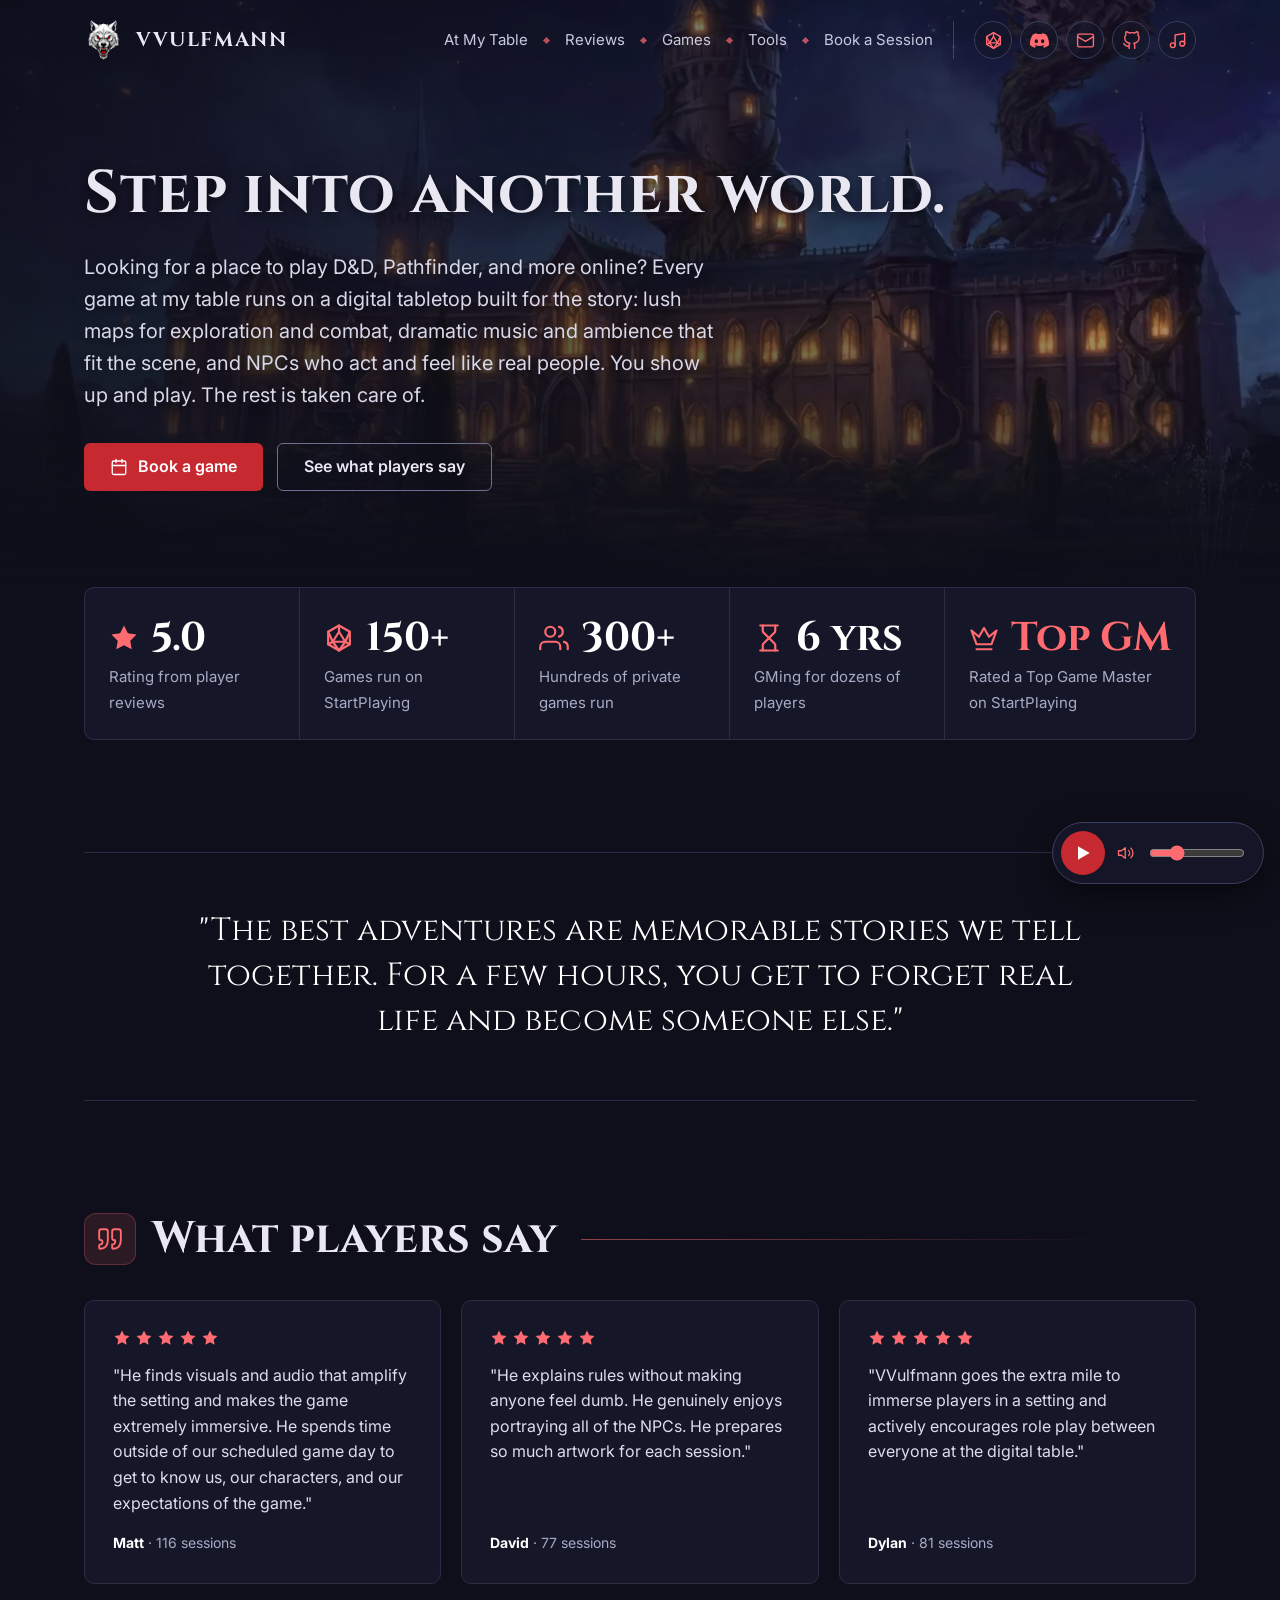
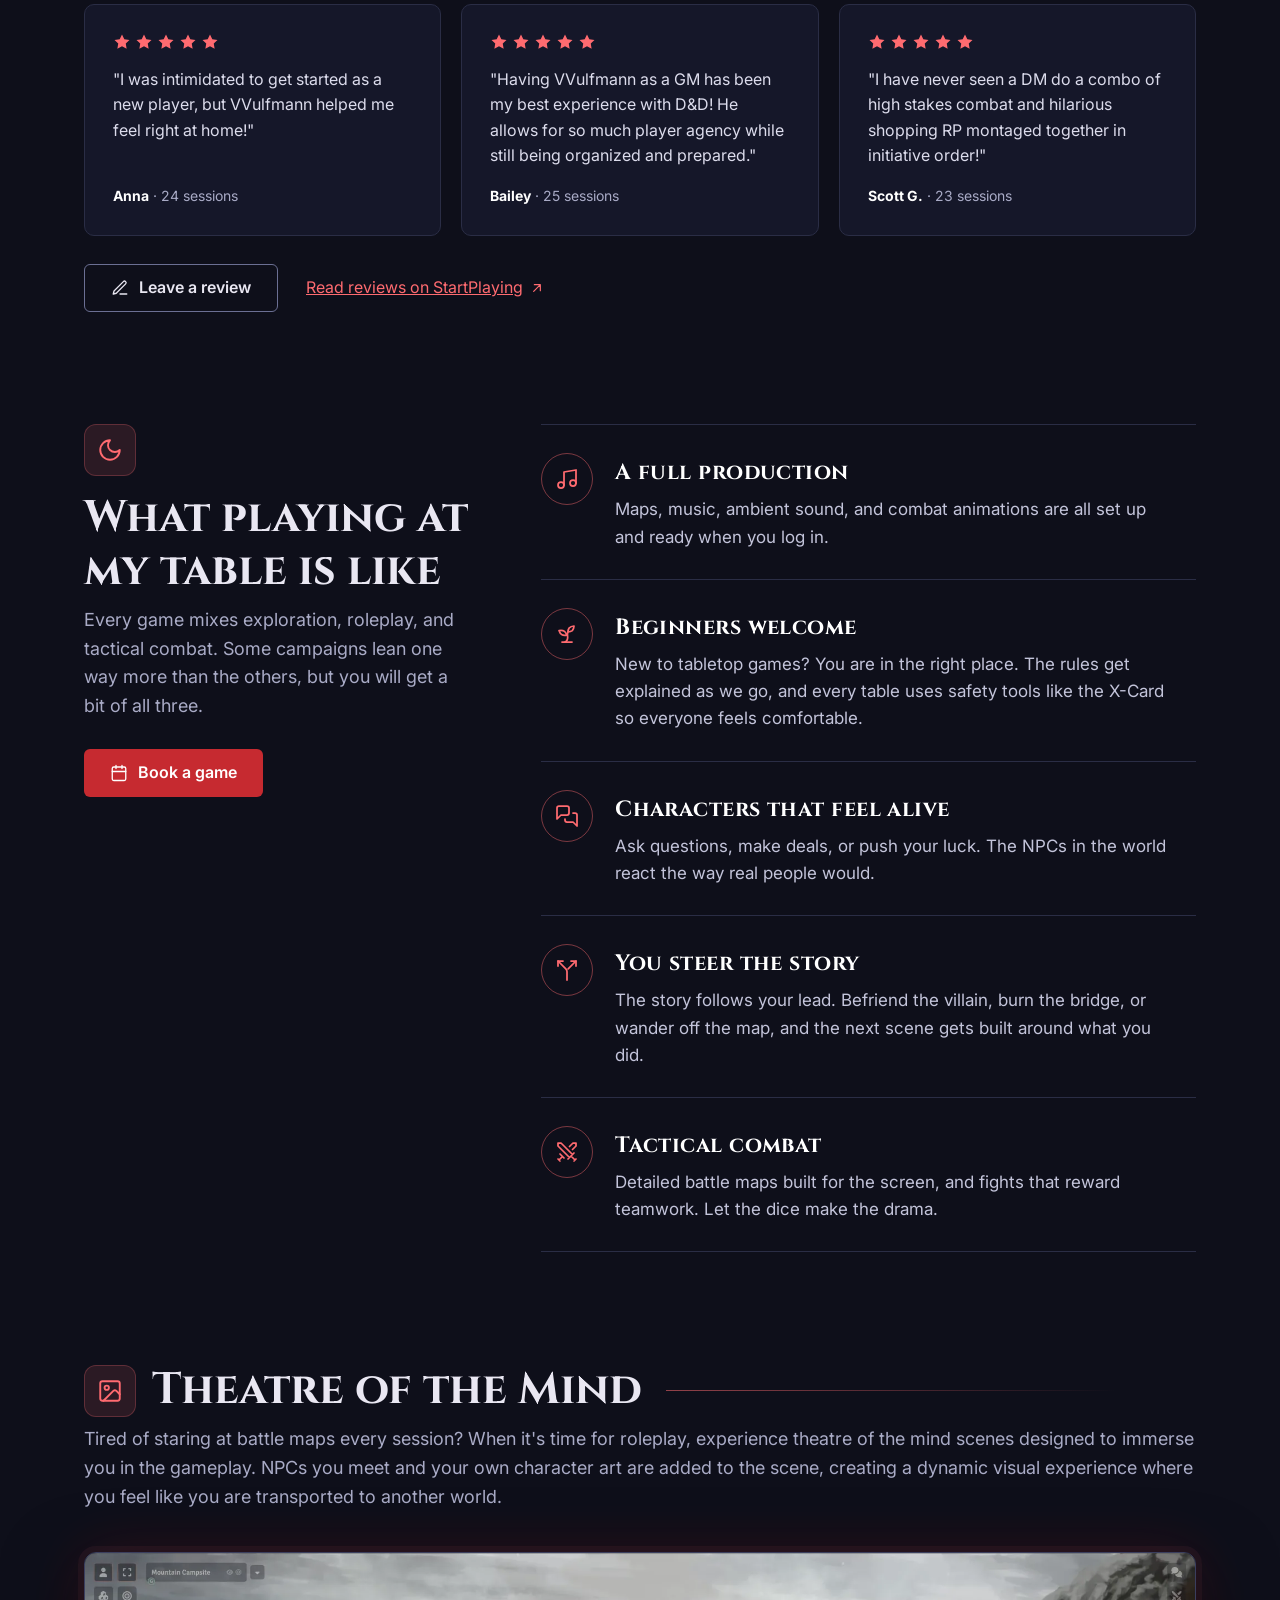
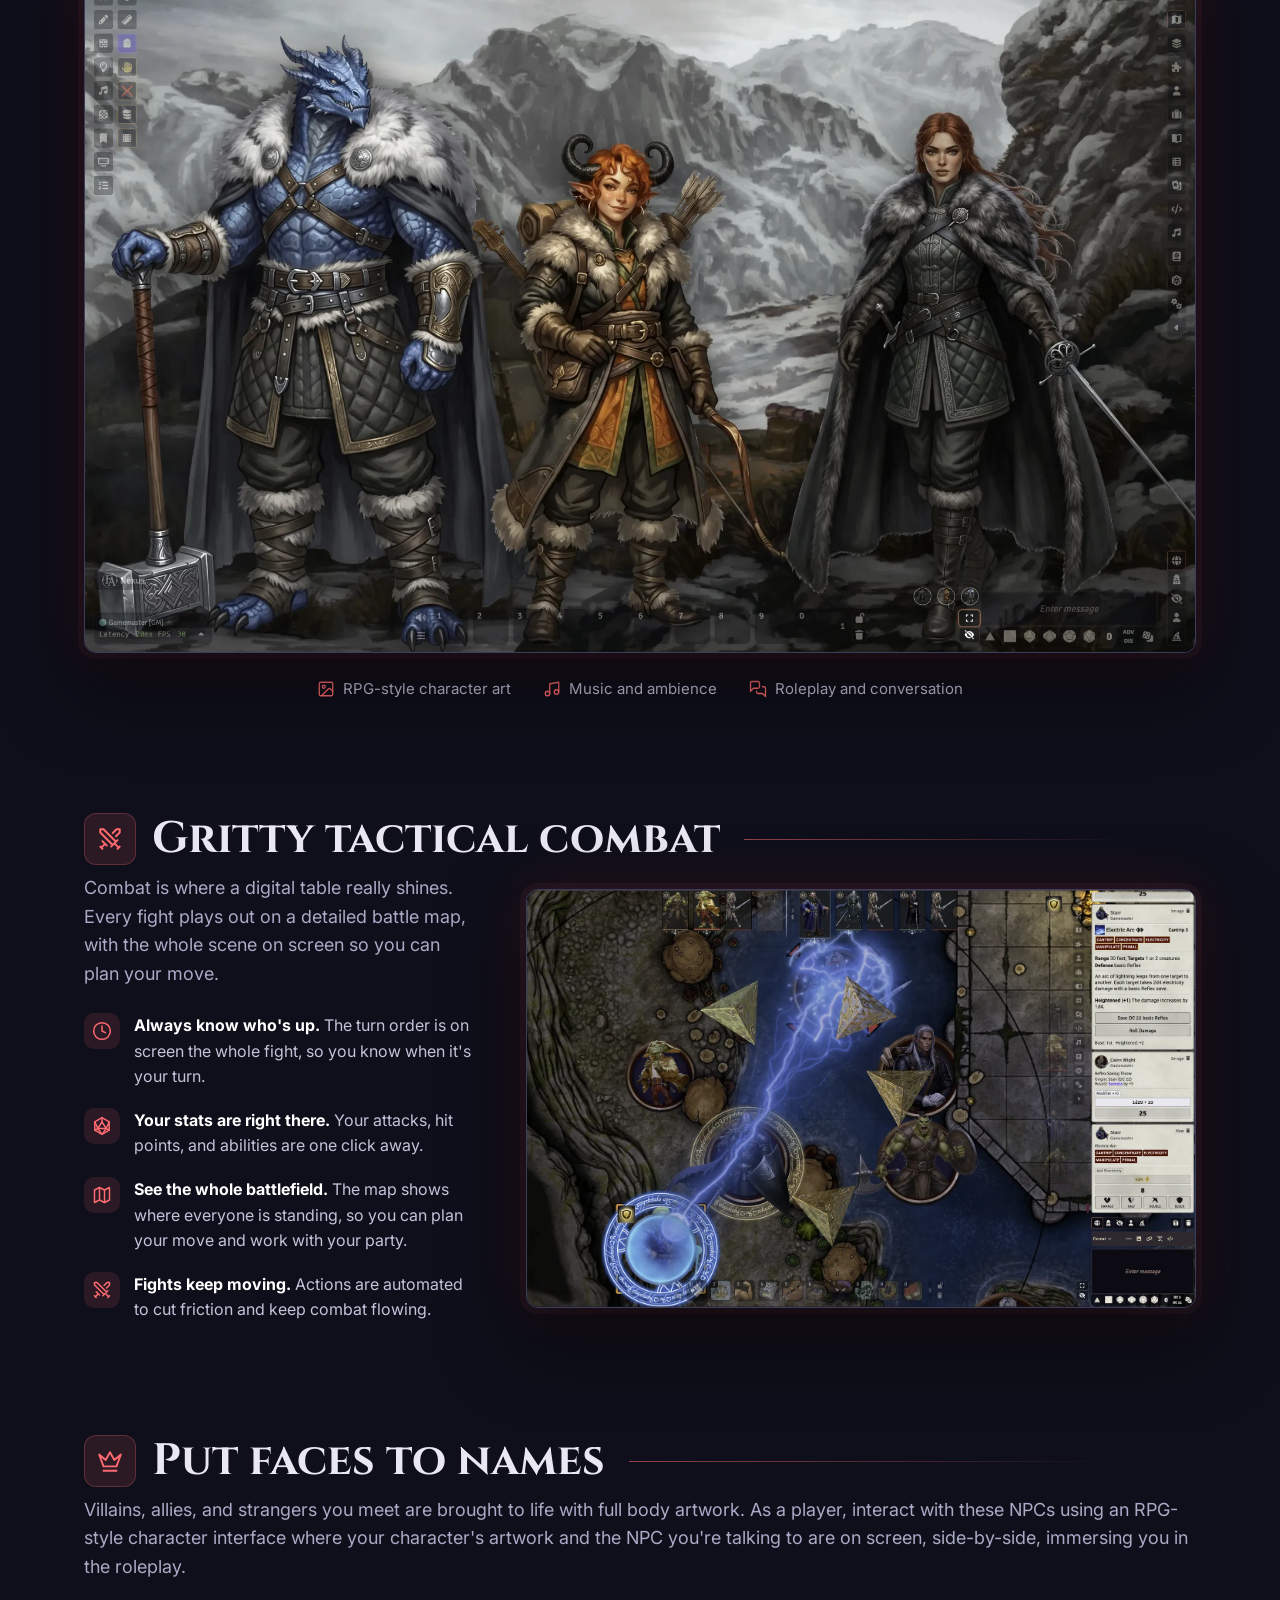
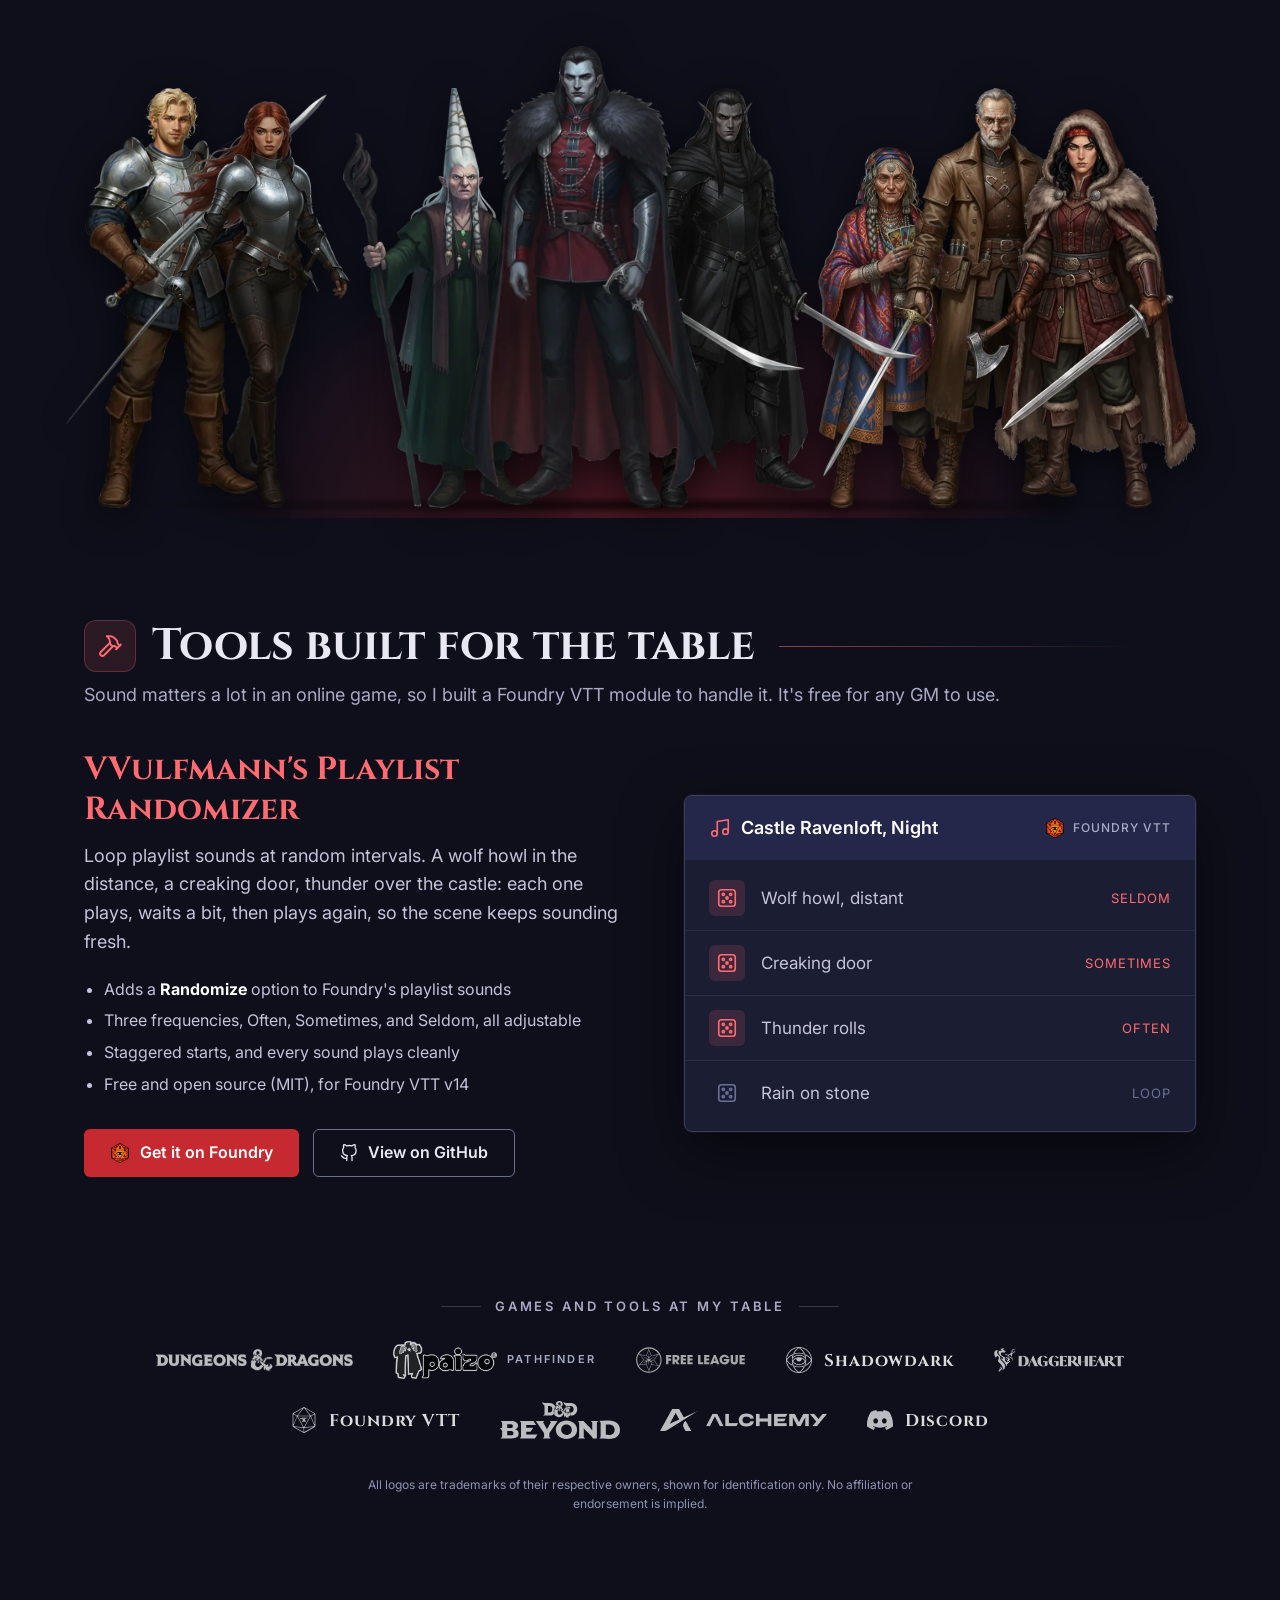
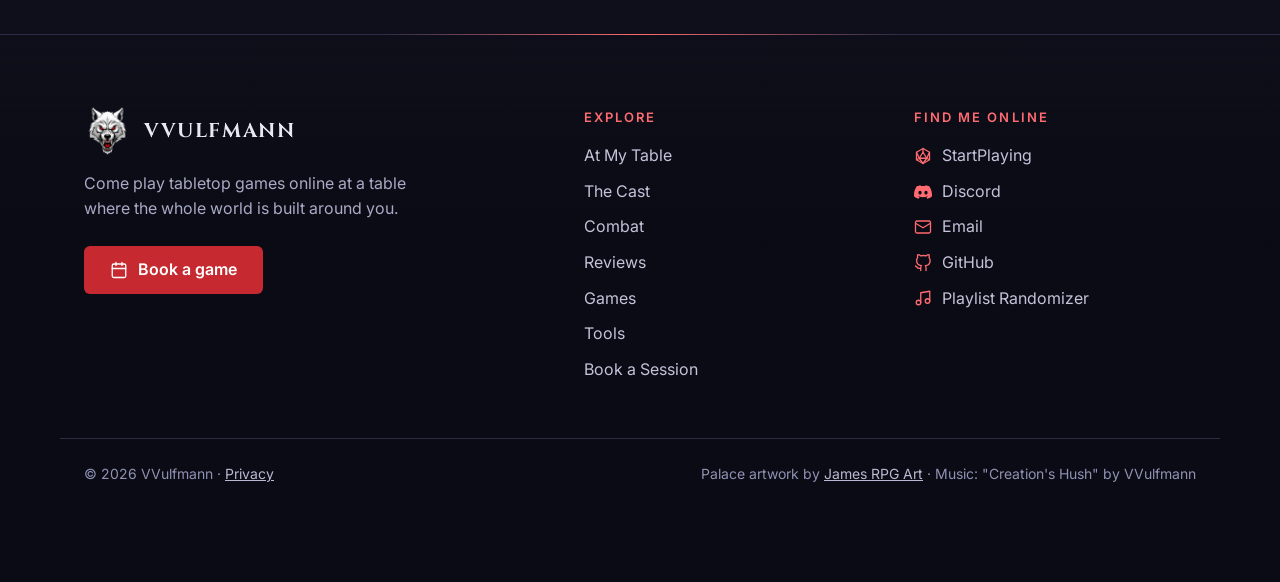
<file: index.html>
<!doctype html>
<html lang="en">
<head>
  <meta charset="utf-8">
  <meta name="viewport" content="width=device-width, initial-scale=1">
  <title>VVulfmann | Digital Game Master</title>
  <meta name="description" content="Play D&amp;D, Pathfinder, and more online with VVulfmann, a digital game master who builds each game with custom maps, music, and NPCs who feel real. 5.0 rating on StartPlaying. Beginners welcome.">
  <link rel="canonical" href="https://vvulfmann.com/">
  <meta property="og:type" content="website">
  <meta property="og:url" content="https://vvulfmann.com/">
  <meta property="og:title" content="VVulfmann | Digital Game Master">
  <meta property="og:description" content="Looking for a great online tabletop game? Custom maps, music, and NPCs who feel real. Beginners welcome.">
  <meta property="og:image" content="https://vvulfmann.com/images/social.jpg">
  <meta name="twitter:card" content="summary_large_image">
  <meta name="theme-color" content="#0e0f1a">
  <link rel="icon" type="image/png" href="images/favicon.png">
  <link rel="apple-touch-icon" href="images/apple-touch-icon.png">
  <link rel="preconnect" href="https://fonts.googleapis.com">
  <link rel="preconnect" href="https://fonts.gstatic.com" crossorigin>
  <link href="https://fonts.googleapis.com/css2?family=Cinzel:wght@500;700&amp;family=Inter:wght@400;500;600&amp;display=swap" rel="stylesheet">
  <link rel="stylesheet" href="styles.css">
</head>
<body>
  <svg width="0" height="0" style="position:absolute" aria-hidden="true" focusable="false">
    <symbol id="i-star" viewBox="0 0 24 24"><path d="M12 2l3.09 6.26L22 9.27l-5 4.87 1.18 6.88L12 17.77l-6.18 3.25L7 14.14 2 9.27l6.91-1.01z"/></symbol>
    <symbol id="i-d20" viewBox="0 0 24 24"><path d="M12 2l8.66 5v10L12 22l-8.66-5V7z"/><path d="M12 7l5 8H7z"/><path d="M12 2v5M3.34 7L7 15M20.66 7L17 15M3.34 17L7 15M20.66 17L17 15M12 22l-5-7M12 22l5-7"/></symbol>
    <symbol id="i-hourglass" viewBox="0 0 24 24"><path d="M5 22h14M5 2h14"/><path d="M17 22v-4.17a2 2 0 0 0-.59-1.42L12 12l-4.41 4.41A2 2 0 0 0 7 17.83V22"/><path d="M7 2v4.17a2 2 0 0 0 .59 1.42L12 12l4.41-4.41A2 2 0 0 0 17 6.17V2"/></symbol>
    <symbol id="i-crown" viewBox="0 0 24 24"><path d="M2 6l4 11h12l4-11-6 5-4-7-4 7z"/><path d="M6 21h12"/></symbol>
    <symbol id="i-music" viewBox="0 0 24 24"><path d="M9 18V5l12-2v13"/><circle cx="6" cy="18" r="3"/><circle cx="18" cy="16" r="3"/></symbol>
    <symbol id="i-sprout" viewBox="0 0 24 24"><path d="M7 20h10"/><path d="M10 20c5.5-2.5.8-6.4 3-10"/><path d="M9.5 9.4c1.1.8 1.8 2.2 2.3 3.7-2 .4-3.5.4-4.8-.3-1.2-.6-2.3-1.9-3-4.2 2.8-.5 4.4 0 5.5.8z"/><path d="M14.1 6a7 7 0 0 0-1.1 4c1.9-.1 3.3-.6 4.3-1.4 1-1 1.6-2.3 1.7-4.6-2.7.1-4 1-4.9 2z"/></symbol>
    <symbol id="i-compass" viewBox="0 0 24 24"><circle cx="12" cy="12" r="10"/><path d="M16.24 7.76l-2.12 6.36-6.36 2.12 2.12-6.36z"/></symbol>
    <symbol id="i-chat" viewBox="0 0 24 24"><path d="M14 9a2 2 0 0 1-2 2H6l-4 4V4a2 2 0 0 1 2-2h8a2 2 0 0 1 2 2z"/><path d="M18 9h2a2 2 0 0 1 2 2v11l-4-4h-6a2 2 0 0 1-2-2v-1"/></symbol>
    <symbol id="i-split" viewBox="0 0 24 24"><path d="M16 3h5v5M8 3H3v5"/><path d="M12 22v-8.3a4 4 0 0 0-1.17-2.83L3 3M21 3l-7.83 7.83"/></symbol>
    <symbol id="i-swords" viewBox="0 0 24 24"><path d="M14.5 17.5L3 6V3h3l11.5 11.5M13 19l6-6M16 16l4 4M19 21l2-2"/><path d="M14.5 6.5L18 3h3v3l-3.5 3.5M5 14l4 4M7 17l-3 3M3 19l2 2"/></symbol>
    <symbol id="i-moon" viewBox="0 0 24 24"><path d="M12 3a6 6 0 0 0 9 9 9 9 0 1 1-9-9z"/></symbol>
    <symbol id="i-map" viewBox="0 0 24 24"><path d="M3 6l6-3 6 3 6-3v15l-6 3-6-3-6 3z"/><path d="M9 3v15M15 6v15"/></symbol>
    <symbol id="i-monitor" viewBox="0 0 24 24"><rect x="2" y="3" width="20" height="14" rx="2"/><path d="M8 21h8M12 17v4"/></symbol>
    <symbol id="i-pen" viewBox="0 0 24 24"><path d="M12 20h9"/><path d="M16.5 3.5a2.12 2.12 0 0 1 3 3L7 19l-4 1 1-4z"/></symbol>
    <symbol id="i-calendar" viewBox="0 0 24 24"><rect x="3" y="4" width="18" height="18" rx="2"/><path d="M16 2v4M8 2v4M3 10h18"/></symbol>
    <symbol id="i-arrow" viewBox="0 0 24 24"><path d="M7 17L17 7M8 7h9v9"/></symbol>
    <symbol id="i-dollar" viewBox="0 0 24 24"><path d="M12 2v20M17 5H9.5a3.5 3.5 0 0 0 0 7h5a3.5 3.5 0 0 1 0 7H6"/></symbol>
    <symbol id="i-dice" viewBox="0 0 24 24"><rect x="3" y="3" width="18" height="18" rx="3"/><circle cx="8" cy="8" r="1.2"/><circle cx="16" cy="8" r="1.2"/><circle cx="12" cy="12" r="1.2"/><circle cx="8" cy="16" r="1.2"/><circle cx="16" cy="16" r="1.2"/></symbol>
    <symbol id="i-github" viewBox="0 0 24 24"><path d="M9 19c-5 1.5-5-2.5-7-3m14 6v-3.87a3.37 3.37 0 0 0-.94-2.61c3.14-.35 6.44-1.54 6.44-7A5.44 5.44 0 0 0 20 4.77 5.07 5.07 0 0 0 19.91 1S18.73.65 16 2.48a13.38 13.38 0 0 0-7 0C6.27.65 5.09 1 5.09 1A5.07 5.07 0 0 0 5 4.77a5.44 5.44 0 0 0-1.5 3.78c0 5.42 3.3 6.61 6.44 7A3.37 3.37 0 0 0 9 18.13V22"/></symbol>
    <symbol id="i-users" viewBox="0 0 24 24"><path d="M17 21v-2a4 4 0 0 0-4-4H5a4 4 0 0 0-4 4v2"/><circle cx="9" cy="7" r="4"/><path d="M23 21v-2a4 4 0 0 0-3-3.87M16 3.13a4 4 0 0 1 0 7.75"/></symbol>
    <symbol id="i-quote" viewBox="0 0 24 24"><path d="M3 21c3 0 7-1 7-8V5c0-1.25-.76-2-2-2H4c-1.25 0-2 .75-2 1.97V11c0 1.25.75 2 2 2 1 0 1 0 1 1v1c0 1-1 2-2 2s-1 .01-1 1.03V20c0 1 0 1 1 1z"/><path d="M15 21c3 0 7-1 7-8V5c0-1.25-.76-2-2-2h-4c-1.25 0-2 .75-2 1.97V11c0 1.25.75 2 2 2h.75c0 2.25.25 4-2.75 4v3c0 1 0 1 1 1z"/></symbol>
    <symbol id="i-hammer" viewBox="0 0 24 24"><path d="M15 12l-8.5 8.5a2.12 2.12 0 0 1-3-3L12 9"/><path d="M17.64 15L22 10.64"/><path d="M20.91 11.7l-1.25-1.25c-.6-.6-.93-1.4-.93-2.25v-.86L16.01 4.6a5.56 5.56 0 0 0-3.94-1.64H9l.92.82A6.18 6.18 0 0 1 12 8.4v1.56l2 2h2.47l2.26 1.91"/></symbol>
    <symbol id="i-image" viewBox="0 0 24 24"><rect x="3" y="3" width="18" height="18" rx="2"/><circle cx="9" cy="9" r="2"/><path d="M21 15l-3.09-3.09a2 2 0 0 0-2.82 0L6 21"/></symbol>
    <symbol id="i-play" viewBox="0 0 24 24"><path d="M6 4l14 8-14 8z"/></symbol>
    <symbol id="i-pause" viewBox="0 0 24 24"><path d="M7 4v16M17 4v16"/></symbol>
    <symbol id="i-volume" viewBox="0 0 24 24"><path d="M11 5L6 9H2v6h4l5 4z"/><path d="M15.5 8.5a5 5 0 0 1 0 7M18.5 5.5a9 9 0 0 1 0 13"/></symbol>
    <symbol id="i-discord" viewBox="0 0 24 24"><path d="M20.317 4.3698a19.7913 19.7913 0 00-4.8851-1.5152.0741.0741 0 00-.0785.0371c-.211.3753-.4447.8648-.6083 1.2495-1.8447-.2762-3.68-.2762-5.4868 0-.1636-.3933-.4058-.8742-.6177-1.2495a.077.077 0 00-.0785-.037 19.7363 19.7363 0 00-4.8852 1.515.0699.0699 0 00-.0321.0277C.5334 9.0458-.319 13.5799.0992 18.0578a.0824.0824 0 00.0312.0561c2.0528 1.5076 4.0413 2.4228 5.9929 3.0294a.0777.0777 0 00.0842-.0276c.4616-.6304.8731-1.2952 1.226-1.9942a.076.076 0 00-.0416-.1057c-.6528-.2476-1.2743-.5495-1.8722-.8923a.077.077 0 01-.0076-.1277c.1258-.0943.2517-.1923.3718-.2914a.0743.0743 0 01.0776-.0105c3.9278 1.7933 8.18 1.7933 12.0614 0a.0739.0739 0 01.0785.0095c.1202.099.246.1981.3728.2924a.077.077 0 01-.0066.1276 12.2986 12.2986 0 01-1.873.8914.0766.0766 0 00-.0407.1067c.3604.698.7719 1.3628 1.225 1.9932a.076.076 0 00.0842.0286c1.961-.6067 3.9495-1.5219 6.0023-3.0294a.077.077 0 00.0313-.0552c.5004-5.177-.8382-9.6739-3.5485-13.6604a.061.061 0 00-.0312-.0286zM8.02 15.3312c-1.1825 0-2.1569-1.0857-2.1569-2.419 0-1.3332.9555-2.4189 2.157-2.4189 1.2108 0 2.1757 1.0952 2.1568 2.419 0 1.3332-.9555 2.4189-2.1569 2.4189zm7.9748 0c-1.1825 0-2.1569-1.0857-2.1569-2.419 0-1.3332.9554-2.4189 2.1569-2.4189 1.2108 0 2.1757 1.0952 2.1568 2.419 0 1.3332-.946 2.4189-2.1568 2.4189Z"/></symbol>
    <symbol id="i-mail" viewBox="0 0 24 24"><rect x="2" y="4" width="20" height="16" rx="2"/><path d="M22 7l-10 6L2 7"/></symbol>
    <symbol id="i-clock" viewBox="0 0 24 24"><circle cx="12" cy="12" r="10"/><path d="M12 6v6l4 2"/></symbol>
  </svg>
  <a class="skip" href="#main">Skip to content</a>

  <header class="site-header wrap">
    <a class="brand" href="#top">
      <img src="images/wolf.png" alt="" width="40" height="40">
      <span>VVULFMANN</span>
    </a>
    <button class="nav-toggle" id="nav-toggle" type="button" aria-expanded="false" aria-controls="site-menu" aria-label="Open menu">
      <span class="nav-toggle-bars" aria-hidden="true"></span>
    </button>
    <div class="site-menu" id="site-menu">
    <nav class="site-nav" aria-label="Main">
      <a href="#expect">At My Table</a>
      <a href="#reviews">Reviews</a>
      <a href="#systems">Games</a>
      <a href="#module">Tools</a>
      <a href="https://startplaying.games/gm/vvulfmann">Book a Session</a>
    </nav>
    <div class="header-socials">
      <a class="icon-link" href="https://startplaying.games/gm/vvulfmann" aria-label="StartPlaying" title="StartPlaying"><svg class="icon" aria-hidden="true"><use href="#i-d20"></use></svg></a>
      <a class="icon-link" href="https://discord.gg/ZfYSwNSqq8" aria-label="Discord" title="Discord"><svg class="icon icon-fill" aria-hidden="true"><use href="#i-discord"></use></svg></a>
      <a class="icon-link" href="mailto:vvulfmann@vvulfmann.com" aria-label="Email" title="vvulfmann@vvulfmann.com"><svg class="icon" aria-hidden="true"><use href="#i-mail"></use></svg></a>
      <a class="icon-link" href="https://github.com/vvulfmann" aria-label="GitHub" title="GitHub"><svg class="icon" aria-hidden="true"><use href="#i-github"></use></svg></a>
      <a class="icon-link" href="https://foundryvtt.com/packages/vvulfmanns-playlist-randomizer" aria-label="Playlist Randomizer" title="Playlist Randomizer"><svg class="icon" aria-hidden="true"><use href="#i-music"></use></svg></a>
    </div>
    </div>
  </header>

  <main id="main">
    <section id="top" class="hero">
      <video class="hero-video" autoplay muted loop playsinline preload="metadata" poster="images/palace.jpg" aria-hidden="true">
        <source src="images/palace.webm" type="video/webm">
        <source src="images/palace.mp4" type="video/mp4">
      </video>
      <div class="wrap">
        <div class="hero-text">
          <h1>Step into another world.</h1>
          <p class="lede">Looking for a place to play D&amp;D, Pathfinder, and more online? Every game at my table runs on a digital tabletop built for the story: lush maps for exploration and combat, dramatic music and ambience that fit the scene, and NPCs who act and feel like real people. You show up and play. The rest is taken care of.</p>
          <div class="actions">
            <a class="btn btn-primary" href="https://startplaying.games/gm/vvulfmann"><svg class="icon" aria-hidden="true"><use href="#i-calendar"></use></svg>Book a game</a>
            <a class="btn btn-ghost" href="#reviews">See what players say</a>
          </div>
        </div>
      </div>
    </section>

    <section class="wrap" aria-label="At a glance">
      <ul class="stats">
        <li><span class="stat-value"><svg class="icon icon-fill" aria-hidden="true"><use href="#i-star"></use></svg>5.0</span><span class="stat-label">Rating from player reviews</span></li>
        <li><span class="stat-value"><svg class="icon" aria-hidden="true"><use href="#i-d20"></use></svg>150+</span><span class="stat-label">Games run on StartPlaying</span></li>
        <li><span class="stat-value"><svg class="icon" aria-hidden="true"><use href="#i-users"></use></svg>300+</span><span class="stat-label">Hundreds of private games run</span></li>
        <li><span class="stat-value"><svg class="icon" aria-hidden="true"><use href="#i-hourglass"></use></svg>6 yrs</span><span class="stat-label">GMing for dozens of players</span></li>
        <li><span class="stat-value accent"><svg class="icon" aria-hidden="true"><use href="#i-crown"></use></svg>Top GM</span><span class="stat-label">Rated a Top Game Master on StartPlaying</span></li>
      </ul>
    </section>

    <section class="section wrap">
      <figure class="pull">
        <blockquote>"The best adventures are memorable stories we tell together. For a few hours, you get to forget real life and become someone else."</blockquote>
      </figure>
    </section>

    <section id="reviews" class="section wrap">
      <h2 class="section-title"><span class="title-icon"><svg class="icon" aria-hidden="true"><use href="#i-quote"></use></svg></span>What players say</h2>
      <div class="reviews-gap"></div>
      <div class="reviews">
        <figure class="review card">
          <div class="stars" role="img" aria-label="5 out of 5 stars"><svg class="icon icon-fill" aria-hidden="true"><use href="#i-star"></use></svg><svg class="icon icon-fill" aria-hidden="true"><use href="#i-star"></use></svg><svg class="icon icon-fill" aria-hidden="true"><use href="#i-star"></use></svg><svg class="icon icon-fill" aria-hidden="true"><use href="#i-star"></use></svg><svg class="icon icon-fill" aria-hidden="true"><use href="#i-star"></use></svg></div>
          <blockquote>"He finds visuals and audio that amplify the setting and makes the game extremely immersive. He spends time outside of our scheduled game day to get to know us, our characters, and our expectations of the game."</blockquote>
          <figcaption><strong>Matt</strong> · 116 sessions</figcaption>
        </figure>
        <figure class="review card">
          <div class="stars" role="img" aria-label="5 out of 5 stars"><svg class="icon icon-fill" aria-hidden="true"><use href="#i-star"></use></svg><svg class="icon icon-fill" aria-hidden="true"><use href="#i-star"></use></svg><svg class="icon icon-fill" aria-hidden="true"><use href="#i-star"></use></svg><svg class="icon icon-fill" aria-hidden="true"><use href="#i-star"></use></svg><svg class="icon icon-fill" aria-hidden="true"><use href="#i-star"></use></svg></div>
          <blockquote>"He explains rules without making anyone feel dumb. He genuinely enjoys portraying all of the NPCs. He prepares so much artwork for each session."</blockquote>
          <figcaption><strong>David</strong> · 77 sessions</figcaption>
        </figure>
        <figure class="review card">
          <div class="stars" role="img" aria-label="5 out of 5 stars"><svg class="icon icon-fill" aria-hidden="true"><use href="#i-star"></use></svg><svg class="icon icon-fill" aria-hidden="true"><use href="#i-star"></use></svg><svg class="icon icon-fill" aria-hidden="true"><use href="#i-star"></use></svg><svg class="icon icon-fill" aria-hidden="true"><use href="#i-star"></use></svg><svg class="icon icon-fill" aria-hidden="true"><use href="#i-star"></use></svg></div>
          <blockquote>"VVulfmann goes the extra mile to immerse players in a setting and actively encourages role play between everyone at the digital table."</blockquote>
          <figcaption><strong>Dylan</strong> · 81 sessions</figcaption>
        </figure>
        <figure class="review card">
          <div class="stars" role="img" aria-label="5 out of 5 stars"><svg class="icon icon-fill" aria-hidden="true"><use href="#i-star"></use></svg><svg class="icon icon-fill" aria-hidden="true"><use href="#i-star"></use></svg><svg class="icon icon-fill" aria-hidden="true"><use href="#i-star"></use></svg><svg class="icon icon-fill" aria-hidden="true"><use href="#i-star"></use></svg><svg class="icon icon-fill" aria-hidden="true"><use href="#i-star"></use></svg></div>
          <blockquote>"I was intimidated to get started as a new player, but VVulfmann helped me feel right at home!"</blockquote>
          <figcaption><strong>Anna</strong> · 24 sessions</figcaption>
        </figure>
        <figure class="review card">
          <div class="stars" role="img" aria-label="5 out of 5 stars"><svg class="icon icon-fill" aria-hidden="true"><use href="#i-star"></use></svg><svg class="icon icon-fill" aria-hidden="true"><use href="#i-star"></use></svg><svg class="icon icon-fill" aria-hidden="true"><use href="#i-star"></use></svg><svg class="icon icon-fill" aria-hidden="true"><use href="#i-star"></use></svg><svg class="icon icon-fill" aria-hidden="true"><use href="#i-star"></use></svg></div>
          <blockquote>"Having VVulfmann as a GM has been my best experience with D&amp;D! He allows for so much player agency while still being organized and prepared."</blockquote>
          <figcaption><strong>Bailey</strong> · 25 sessions</figcaption>
        </figure>
        <figure class="review card">
          <div class="stars" role="img" aria-label="5 out of 5 stars"><svg class="icon icon-fill" aria-hidden="true"><use href="#i-star"></use></svg><svg class="icon icon-fill" aria-hidden="true"><use href="#i-star"></use></svg><svg class="icon icon-fill" aria-hidden="true"><use href="#i-star"></use></svg><svg class="icon icon-fill" aria-hidden="true"><use href="#i-star"></use></svg><svg class="icon icon-fill" aria-hidden="true"><use href="#i-star"></use></svg></div>
          <blockquote>"I have never seen a DM do a combo of high stakes combat and hilarious shopping RP montaged together in initiative order!"</blockquote>
          <figcaption><strong>Scott G.</strong> · 23 sessions</figcaption>
        </figure>
      </div>
      <div class="review-actions">
        <a class="btn btn-ghost" href="https://startplaying.games/gm/vvulfmann/review"><svg class="icon" aria-hidden="true"><use href="#i-pen"></use></svg>Leave a review</a>
        <a class="text-link" href="https://startplaying.games/gm/vvulfmann">Read reviews on StartPlaying<svg class="icon" aria-hidden="true"><use href="#i-arrow"></use></svg></a>
      </div>
    </section>

    <section id="expect" class="section wrap">
      <div class="feature">
        <div class="feature-intro">
          <h2 class="section-title"><span class="title-icon"><svg class="icon" aria-hidden="true"><use href="#i-moon"></use></svg></span>What playing at my table is like</h2>
          <p class="section-intro">Every game mixes exploration, roleplay, and tactical combat. Some campaigns lean one way more than the others, but you will get a bit of all three.</p>
          <a class="btn btn-primary" href="https://startplaying.games/gm/vvulfmann"><svg class="icon" aria-hidden="true"><use href="#i-calendar"></use></svg>Book a game</a>
        </div>
        <ul class="feature-list">
          <li><span class="card-icon"><svg class="icon" aria-hidden="true"><use href="#i-music"></use></svg></span><div><h3>A full production</h3><p>Maps, music, ambient sound, and combat animations are all set up and ready when you log in.</p></div></li>
          <li><span class="card-icon"><svg class="icon" aria-hidden="true"><use href="#i-sprout"></use></svg></span><div><h3>Beginners welcome</h3><p>New to tabletop games? You are in the right place. The rules get explained as we go, and every table uses safety tools like the X-Card so everyone feels comfortable.</p></div></li>
          <li><span class="card-icon"><svg class="icon" aria-hidden="true"><use href="#i-chat"></use></svg></span><div><h3>Characters that feel alive</h3><p>Ask questions, make deals, or push your luck. The NPCs in the world react the way real people would.</p></div></li>
          <li><span class="card-icon"><svg class="icon" aria-hidden="true"><use href="#i-split"></use></svg></span><div><h3>You steer the story</h3><p>The story follows your lead. Befriend the villain, burn the bridge, or wander off the map, and the next scene gets built around what you did.</p></div></li>
          <li><span class="card-icon"><svg class="icon" aria-hidden="true"><use href="#i-swords"></use></svg></span><div><h3>Tactical combat</h3><p>Detailed battle maps built for the screen, and fights that reward teamwork. Let the dice make the drama.</p></div></li>
        </ul>
      </div>
    </section>


    <section id="theatre" class="section wrap">
      <h2 class="section-title"><span class="title-icon"><svg class="icon" aria-hidden="true"><use href="#i-image"></use></svg></span>Theatre of the Mind</h2>
      <p class="section-intro">Tired of staring at battle maps every session? When it's time for roleplay, experience theatre of the mind scenes designed to immerse you in the gameplay. NPCs you meet and your own character art are added to the scene, creating a dynamic visual experience where you feel like you are transported to another world.</p>
      <figure class="stage">
        <div class="stage-frame">
          <img src="images/theatre-campsite.webp" alt="A mountain campsite scene in Foundry VTT: three adventurers in fur-lined winter gear, a blue dragonborn, a tiefling archer, and a swordswoman, stand against snowy peaks" width="2000" height="1260" loading="lazy">
        </div>
        <ul class="stage-notes">
          <li><svg class="icon" aria-hidden="true"><use href="#i-image"></use></svg>RPG-style character art</li>
          <li><svg class="icon" aria-hidden="true"><use href="#i-music"></use></svg>Music and ambience</li>
          <li><svg class="icon" aria-hidden="true"><use href="#i-chat"></use></svg>Roleplay and conversation</li>
        </ul>
      </figure>
    </section>

    <section id="combat" class="section wrap">
      <h2 class="section-title"><span class="title-icon"><svg class="icon" aria-hidden="true"><use href="#i-swords"></use></svg></span>Gritty tactical combat</h2>
      <div class="combat">
        <div class="combat-text">
          <p class="section-intro">Combat is where a digital table really shines. Every fight plays out on a detailed battle map, with the whole scene on screen so you can plan your move.</p>
          <ul class="combat-points">
            <li><svg class="icon" aria-hidden="true"><use href="#i-clock"></use></svg><span><strong>Always know who's up.</strong> The turn order is on screen the whole fight, so you know when it's your turn.</span></li>
            <li><svg class="icon" aria-hidden="true"><use href="#i-d20"></use></svg><span><strong>Your stats are right there.</strong> Your attacks, hit points, and abilities are one click away.</span></li>
            <li><svg class="icon" aria-hidden="true"><use href="#i-map"></use></svg><span><strong>See the whole battlefield.</strong> The map shows where everyone is standing, so you can plan your move and work with your party.</span></li>
            <li><svg class="icon" aria-hidden="true"><use href="#i-swords"></use></svg><span><strong>Fights keep moving.</strong> Actions are automated to cut friction and keep combat flowing.</span></li>
          </ul>
        </div>
        <figure class="combat-shot">
          <div class="stage-frame">
            <img src="images/foundry-combat.webp" alt="A tactical battle map in the middle of a fight, with a bolt of lightning arcing between heroes and foes, large golden dice on the board, a turn order along the top, and spell and damage cards in the chat panel" width="2000" height="1083" loading="lazy">
          </div>
        </figure>
      </div>
    </section>

    <section id="cast" class="section wrap">
      <h2 class="section-title"><span class="title-icon"><svg class="icon" aria-hidden="true"><use href="#i-crown"></use></svg></span>Put faces to names</h2>
      <p class="section-intro">Villains, allies, and strangers you meet are brought to life with full body artwork. As a player, interact with these NPCs using an RPG-style character interface where your character's artwork and the NPC you're talking to are on screen, side-by-side, immersing you in the roleplay.</p>
      <div class="cast">
        <div class="cast-row">
          <figure class="npc" style="--x:8%; --a:0.575; --c:0.364; --s:1; z-index:1"><img src="images/npcs/ismark-kolyanovich.webp" alt="Fantasy character artwork" width="575" height="1000" loading="lazy"></figure>
          <figure class="npc" style="--x:16%; --a:0.696; --c:0.69; --s:0.97; z-index:2"><img src="images/npcs/ireena-kolyana.webp" alt="Fantasy character artwork" width="696" height="1000" loading="lazy"></figure>
          <figure class="npc" style="--x:33%; --a:0.458; --c:0.561; --s:1; z-index:3"><img src="images/npcs/baba-lysaga.webp" alt="Fantasy character artwork" width="458" height="1000" loading="lazy"></figure>
          <figure class="npc" style="--x:45%; --a:0.556; --c:0.475; --s:1.1; z-index:5"><img src="images/npcs/strahd-von-zarovich.webp" alt="Fantasy character artwork" width="556" height="1000" loading="lazy"></figure>
          <figure class="npc" style="--x:57%; --a:0.725; --c:0.343; --s:1; z-index:4"><img src="images/npcs/rahadin.webp" alt="Fantasy character artwork" width="725" height="1000" loading="lazy"></figure>
          <figure class="npc" style="--x:91%; --a:0.618; --c:0.532; --s:0.95; z-index:4"><img src="images/npcs/ezmerelda-winter.webp" alt="Fantasy character artwork" width="618" height="1000" loading="lazy"></figure>
          <figure class="npc" style="--x:82%; --a:0.780; --c:0.528; --s:1; z-index:3"><img src="images/npcs/rudolph-van-richten.webp" alt="Fantasy character artwork" width="780" height="1000" loading="lazy"></figure>
          <figure class="npc" style="--x:72%; --a:0.386; --c:0.479; --s:0.86; z-index:2"><img src="images/npcs/madam-eva.webp" alt="Fantasy character artwork" width="386" height="1000" loading="lazy"></figure>
        </div>
      </div>
    </section>

    <section id="module" class="section wrap">
      <h2 class="section-title"><span class="title-icon"><svg class="icon" aria-hidden="true"><use href="#i-hammer"></use></svg></span>Tools built for the table</h2>
      <p class="section-intro">Sound matters a lot in an online game, so I built a Foundry VTT module to handle it. It's free for any GM to use.</p>
      <div class="module">
        <div class="module-text">
          <h3>VVulfmann's Playlist Randomizer</h3>
          <p>Loop playlist sounds at random intervals. A wolf howl in the distance, a creaking door, thunder over the castle: each one plays, waits a bit, then plays again, so the scene keeps sounding fresh.</p>
          <ul class="module-facts">
            <li>Adds a <strong>Randomize</strong> option to Foundry's playlist sounds</li>
            <li>Three frequencies, Often, Sometimes, and Seldom, all adjustable</li>
            <li>Staggered starts, and every sound plays cleanly</li>
            <li>Free and open source (MIT), for Foundry VTT v14</li>
          </ul>
          <div class="actions">
            <a class="btn btn-primary" href="https://foundryvtt.com/packages/vvulfmanns-playlist-randomizer"><img class="btn-logo" src="images/fvtt-d20.png" alt="" width="20" height="20">Get it on Foundry</a>
            <a class="btn btn-ghost" href="https://github.com/vvulfmann/vvulfmanns-playlist-randomizer"><svg class="icon" aria-hidden="true"><use href="#i-github"></use></svg>View on GitHub</a>
          </div>
        </div>
        <div class="module-visual">
          <div class="playlist" aria-hidden="true">
            <div class="playlist-head"><span class="pl-title"><svg class="icon" aria-hidden="true"><use href="#i-music"></use></svg>Castle Ravenloft, Night</span><span class="pl-vtt"><img src="images/fvtt-d20.png" alt="" width="20" height="20">Foundry VTT</span></div>
            <ul>
              <li><span class="pl-dice on"><svg class="icon"><use href="#i-dice"></use></svg></span><span class="pl-name">Wolf howl, distant</span><span class="pl-freq">Seldom</span></li>
              <li><span class="pl-dice on"><svg class="icon"><use href="#i-dice"></use></svg></span><span class="pl-name">Creaking door</span><span class="pl-freq">Sometimes</span></li>
              <li><span class="pl-dice on"><svg class="icon"><use href="#i-dice"></use></svg></span><span class="pl-name">Thunder rolls</span><span class="pl-freq">Often</span></li>
              <li><span class="pl-dice"><svg class="icon"><use href="#i-dice"></use></svg></span><span class="pl-name">Rain on stone</span><span class="pl-freq off">Loop</span></li>
            </ul>
          </div>
        </div>
      </div>
    </section>

    <section id="systems" class="logo-strip-section wrap" aria-label="Games and tools at my table">
      <p class="strip-label">Games and tools at my table</p>
      <ul class="logo-strip">
        <li class="logo-tile" title="Dungeons &amp; Dragons"><img src="images/logos/dnd.png" data-logo="dnd" alt="Dungeons &amp; Dragons" width="572" height="64" loading="lazy"></li>
        <li class="logo-tile captioned" title="Pathfinder, published by Paizo"><img src="images/logos/paizo.webp" data-logo="paizo" alt="Paizo" width="650" height="238" loading="lazy"><span class="logo-cap">Pathfinder</span></li>
        <li class="logo-tile" title="Free League"><img class="logo-svg" src="images/logos/freeleague.svg" data-logo="freeleague" alt="Free League Publishing" width="554" height="131" loading="lazy"></li>
        <li class="logo-tile lockup" title="Shadowdark, published by The Arcane Library"><img class="mark-light" src="images/logos/arcane-library.webp" alt="The Arcane Library" width="360" height="360" loading="lazy"><span class="logo-word">Shadowdark</span></li>
        <li class="logo-tile" title="Daggerheart"><img src="images/logos/daggerheart.png" data-logo="daggerheart" alt="Daggerheart" width="512" height="110" loading="lazy"></li>
        <li class="logo-tile lockup" title="Foundry VTT"><img class="mark" src="images/logos/foundryvirtualtabletop.svg" alt="" width="40" height="40" loading="lazy"><span class="logo-word">Foundry VTT</span></li>
        <li class="logo-tile" title="D&amp;D Beyond"><img src="images/logos/dndbeyond.svg" data-logo="beyond" alt="D&amp;D Beyond" width="399" height="127" loading="lazy"></li>
        <li class="logo-tile" title="Alchemy RPG"><img src="images/logos/alchemy.png" data-logo="alchemy" alt="Alchemy RPG" width="304" height="40" loading="lazy"></li>
        <li class="logo-tile lockup" title="Discord"><img class="mark" src="images/logos/discord.svg" alt="" width="40" height="40" loading="lazy"><span class="logo-word">Discord</span></li>
      </ul>
      <p class="logo-note">All logos are trademarks of their respective owners, shown for identification only. No affiliation or endorsement is implied.</p>
    </section>
  </main>

  <div class="music" role="group" aria-label="Background music">
    <button class="music-btn" id="music-toggle" type="button" aria-label="Play music" aria-pressed="false">
      <svg class="icon icon-fill music-play" aria-hidden="true"><use href="#i-play"></use></svg>
      <svg class="icon music-pause" aria-hidden="true"><use href="#i-pause"></use></svg>
    </button>
    <svg class="icon music-vol-icon" aria-hidden="true"><use href="#i-volume"></use></svg>
    <input class="music-vol" id="music-volume" type="range" min="0" max="100" step="1" value="25" aria-label="Music volume">
    <audio id="music-audio" loop preload="metadata" src="audio/creations-hush.m4a"></audio>
  </div>

  <footer class="site-footer">
    <div class="wrap footer-main">
      <div class="footer-brand">
        <a class="brand" href="#top">
          <img src="images/wolf.png" alt="" width="48" height="48">
          <span>VVULFMANN</span>
        </a>
        <p>Come play tabletop games online at a table where the whole world is built around you.</p>
        <a class="btn btn-primary" href="https://startplaying.games/gm/vvulfmann"><svg class="icon" aria-hidden="true"><use href="#i-calendar"></use></svg>Book a game</a>
      </div>
      <nav class="footer-col" aria-label="Footer">
        <h2>Explore</h2>
        <a href="#expect">At My Table</a>
        <a href="#cast">The Cast</a>
        <a href="#combat">Combat</a>
        <a href="#reviews">Reviews</a>
        <a href="#systems">Games</a>
        <a href="#module">Tools</a>
        <a href="https://startplaying.games/gm/vvulfmann">Book a Session</a>
      </nav>
      <div class="footer-col" role="group" aria-label="Find me online">
        <h2>Find me online</h2>
        <a class="footer-link" href="https://startplaying.games/gm/vvulfmann"><svg class="icon" aria-hidden="true"><use href="#i-d20"></use></svg>StartPlaying</a>
        <a class="footer-link" href="https://discord.gg/ZfYSwNSqq8"><svg class="icon icon-fill" aria-hidden="true"><use href="#i-discord"></use></svg>Discord</a>
        <a class="footer-link" href="mailto:vvulfmann@vvulfmann.com" title="vvulfmann@vvulfmann.com"><svg class="icon" aria-hidden="true"><use href="#i-mail"></use></svg>Email</a>
        <a class="footer-link" href="https://github.com/vvulfmann/vvulfmanns-playlist-randomizer"><svg class="icon" aria-hidden="true"><use href="#i-github"></use></svg>GitHub</a>
        <a class="footer-link" href="https://foundryvtt.com/packages/vvulfmanns-playlist-randomizer"><svg class="icon" aria-hidden="true"><use href="#i-music"></use></svg>Playlist Randomizer</a>
      </div>
    </div>
    <div class="wrap footer-base">
      <p>© 2026 VVulfmann · <a href="privacy.html">Privacy</a></p>
      <p>Palace artwork by <a href="https://jamesrpgart.com">James RPG Art</a> · Music: "Creation's Hush" by VVulfmann</p>
    </div>
  </footer>
  <script>
    (function () {
      var audio = document.getElementById('music-audio');
      var btn = document.getElementById('music-toggle');
      var vol = document.getElementById('music-volume');
      var store = { get: function (k) { try { return localStorage.getItem(k); } catch (e) { return null; } },
                    set: function (k, v) { try { localStorage.setItem(k, v); } catch (e) {} } };
      var saved = parseInt(store.get('music-volume'), 10);
      var level = isNaN(saved) ? 25 : Math.min(100, Math.max(0, saved));
      var userPaused = store.get('music-paused') === '1';
      vol.value = level;

      // Phones and narrow windows hide the slider and use their own volume buttons, so play at full volume there.
      function applyVolume() {
        audio.volume = getComputedStyle(vol).display === 'none' ? 1 : vol.value / 100;
      }
      applyVolume();
      addEventListener('resize', applyVolume);

      function paint() {
        var playing = !audio.paused;
        btn.setAttribute('aria-pressed', playing ? 'true' : 'false');
        btn.setAttribute('aria-label', playing ? 'Pause music' : 'Play music');
        btn.classList.toggle('is-playing', playing);
      }
      function start() {
        applyVolume();
        var p = audio.play();
        if (p && p.catch) p.catch(function () { paint(); });
      }
      btn.addEventListener('click', function (e) {
        e.stopPropagation();
        if (audio.paused) { userPaused = false; store.set('music-paused', '0'); start(); }
        else { userPaused = true; store.set('music-paused', '1'); audio.pause(); }
      });
      vol.addEventListener('input', function () {
        applyVolume();
        store.set('music-volume', vol.value);
      });
      audio.addEventListener('play', paint);
      audio.addEventListener('pause', paint);

      // Browsers block sound until the visitor interacts, so try now, then on the first tap, click, or keypress.
      var armed = !userPaused;
      function firstGesture(e) {
        if (!armed) return;
        armed = false;
        ['pointerdown', 'keydown', 'touchstart'].forEach(function (t) { removeEventListener(t, firstGesture, true); });
        // A first press on the music button is handled by its own click handler; starting here too would toggle it straight back off.
        if (e && btn.contains(e.target)) return;
        if (audio.paused && !userPaused) start();
      }
      if (armed) {
        ['pointerdown', 'keydown', 'touchstart'].forEach(function (t) { addEventListener(t, firstGesture, true); });
        start();
      }
      paint();
    })();
    (function () {
      var header = document.querySelector('.site-header');
      var toggle = document.getElementById('nav-toggle');
      function setOpen(open) {
        header.classList.toggle('menu-open', open);
        toggle.setAttribute('aria-expanded', open ? 'true' : 'false');
        toggle.setAttribute('aria-label', open ? 'Close menu' : 'Open menu');
      }
      toggle.addEventListener('click', function () { setOpen(!header.classList.contains('menu-open')); });
      document.getElementById('site-menu').addEventListener('click', function (e) { if (e.target.closest('a')) setOpen(false); });
      document.addEventListener('keydown', function (e) { if (e.key === 'Escape') setOpen(false); });
    })();
    (function () {
      var cast = document.querySelector('.cast');
      function centre() { if (cast && cast.scrollWidth > cast.clientWidth) cast.scrollLeft = (cast.scrollWidth - cast.clientWidth) / 2; }
      window.addEventListener('load', centre);
    })();
  </script>
  <!-- Cloudflare Web Analytics: cookieless visitor counts, no consent banner needed. -->
  <script defer src="https://static.cloudflareinsights.com/beacon.min.js" data-cf-beacon='{"token": "ece35ac825824892905fa14e6153e61f"}'></script>
</body>
</html>
</file>
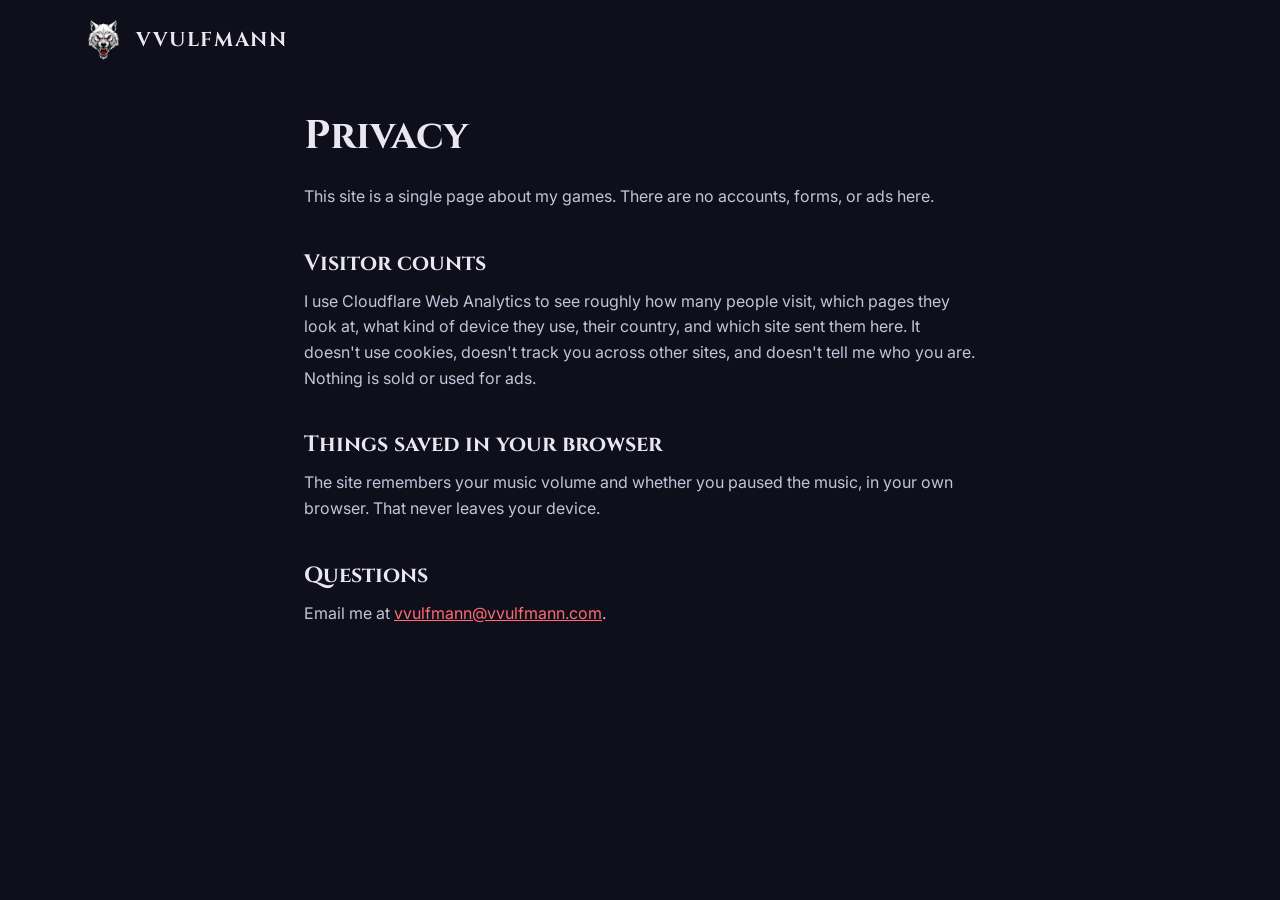
<file: privacy.html>
<!doctype html>
<html lang="en">
<head>
  <meta charset="utf-8">
  <meta name="viewport" content="width=device-width, initial-scale=1">
  <title>Privacy | VVulfmann</title>
  <meta name="description" content="What vvulfmann.com collects about visitors.">
  <link rel="canonical" href="https://vvulfmann.com/privacy.html">
  <meta name="theme-color" content="#0e0f1a">
  <link rel="icon" type="image/png" href="images/favicon.png">
  <link rel="preconnect" href="https://fonts.googleapis.com">
  <link rel="preconnect" href="https://fonts.gstatic.com" crossorigin>
  <link href="https://fonts.googleapis.com/css2?family=Cinzel:wght@500;700&amp;family=Inter:wght@400;500;600&amp;display=swap" rel="stylesheet">
  <link rel="stylesheet" href="styles.css">
</head>
<body>
  <header class="wrap site-header">
    <a class="brand" href="./">
      <img src="images/wolf.png" alt="" width="40" height="40">
      <span>VVULFMANN</span>
    </a>
  </header>
  <main class="wrap privacy">
    <h1>Privacy</h1>
    <p>This site is a single page about my games. There are no accounts, forms, or ads here.</p>

    <h2>Visitor counts</h2>
    <p>I use Cloudflare Web Analytics to see roughly how many people visit, which pages they look at, what kind of device they use, their country, and which site sent them here. It doesn't use cookies, doesn't track you across other sites, and doesn't tell me who you are. Nothing is sold or used for ads.</p>

    <h2>Things saved in your browser</h2>
    <p>The site remembers your music volume and whether you paused the music, in your own browser. That never leaves your device.</p>

    <h2>Questions</h2>
    <p>Email me at <a href="mailto:vvulfmann@vvulfmann.com">vvulfmann@vvulfmann.com</a>.</p>
  </main>
  <!-- Cloudflare Web Analytics: cookieless visitor counts, no consent banner needed. -->
  <script defer src="https://static.cloudflareinsights.com/beacon.min.js" data-cf-beacon='{"token": "ece35ac825824892905fa14e6153e61f"}'></script>
</body>
</html>
</file>
<file: styles.css>
:root {
  --bg: #0e0f1a;
  --surface: #151729;
  --line: #2a2d45;
  --text: #e9e7f2;
  --text-soft: #c3c4da;
  --muted: #a9abc6;
  --accent: #ff6b70;
  --button: #c62a30;
  --button-hover: #a8222a;
  --display: "Cinzel", Georgia, serif;
  --body: "Inter", system-ui, -apple-system, "Segoe UI", sans-serif;
  --wrap: 1160px;
}

* { box-sizing: border-box; }

html { scroll-behavior: smooth; }
@media (prefers-reduced-motion: reduce) { html { scroll-behavior: auto; } }

body {
  margin: 0;
  background: var(--bg);
  color: var(--text);
  font-family: var(--body);
  line-height: 1.6;
  -webkit-font-smoothing: antialiased;
}

img { max-width: 100%; height: auto; }

a { color: var(--accent); }
a:hover { color: #ff9a9d; }
a:focus-visible, .btn:focus-visible { outline: 2px solid var(--accent); outline-offset: 3px; }

.wrap { max-width: var(--wrap); margin: 0 auto; padding: 0 24px; }

.skip {
  position: absolute; left: -9999px; top: 8px;
  background: var(--surface); color: var(--text); padding: 8px 14px; border-radius: 6px; z-index: 10;
}
.skip:focus { left: 8px; }

/* Header */
.site-header {
  position: relative; z-index: 2;
  display: flex; flex-wrap: wrap; gap: 16px; align-items: center; justify-content: space-between;
  padding-top: 20px; padding-bottom: 20px;
}
.brand { display: flex; align-items: center; gap: 12px; color: var(--text); text-decoration: none; }
.brand img { width: 40px; height: 40px; }
.brand span { font-family: var(--display); font-weight: 700; font-size: 20px; letter-spacing: 0.08em; }
.site-nav { display: flex; flex-wrap: wrap; gap: 8px 24px; font-size: 15px; }
.site-nav a { color: #c9cae0; text-decoration: none; padding: 6px 0; }
.site-nav a:hover { color: #fff; }

/* Hero */
.hero {
  position: relative;
  overflow: hidden;
  margin-top: -84px;
  padding: 164px 0 96px;
  background: var(--bg) url("images/palace.jpg") center 30% / cover no-repeat;
}
.hero-video {
  position: absolute; inset: 0; width: 100%; height: 100%;
  object-fit: cover; object-position: center 30%;
}
.hero::after {
  content: ""; position: absolute; inset: 0;
  background:
    linear-gradient(180deg, rgba(14,15,26,0) 55%, var(--bg) 100%),
    linear-gradient(90deg, rgba(14,15,26,0.88) 0%, rgba(14,15,26,0.6) 50%, rgba(14,15,26,0.25) 100%);
}
@media (max-width: 900px) {
  .hero::after {
    background:
      linear-gradient(180deg, rgba(14,15,26,0) 55%, var(--bg) 100%),
      rgba(14,15,26,0.62);
  }
}
.hero h1, .hero .lede, .hero .eyebrow { text-shadow: 0 2px 12px rgba(0,0,0,0.6); }
@media (prefers-reduced-motion: reduce) { .hero-video { display: none; } }
.hero .wrap { position: relative; z-index: 1; display: flex; flex-wrap: wrap; gap: 48px; align-items: center; }
.hero-text { flex: 999 1 520px; min-width: 0; }
.eyebrow {
  margin: 0 0 12px; font-size: 14px; letter-spacing: 0.2em; text-transform: uppercase;
  color: var(--accent); font-weight: 600;
}
.hero h1 {
  margin: 0; font-family: var(--display); font-weight: 700; max-width: 920px;
  font-size: clamp(34px, 4.9vw, 60px); line-height: 1.12; letter-spacing: 0.01em;
}
.lede { margin: 24px 0 0; font-size: 20px; max-width: 640px; color: #d8d8ea; }
.actions { display: flex; flex-wrap: wrap; gap: 14px; margin-top: 32px; }

.btn {
  display: inline-flex; align-items: center; justify-content: center;
  min-height: 48px; padding: 0 26px; border-radius: 6px;
  font-weight: 600; font-size: 16px; text-decoration: none;
}
.btn-primary { background: var(--button); color: #fff; }
.btn-primary:hover { background: var(--button-hover); color: #fff; }
.btn-ghost { border: 1px solid #6b6f93; color: var(--text); }
.btn-ghost:hover { border-color: var(--text); color: #fff; }

/* Stats */
.stats {
  display: flex; flex-wrap: wrap;
  gap: 1px; background: var(--line); border: 1px solid var(--line); border-radius: 10px; overflow: hidden;
  margin: 0; padding: 0; list-style: none;
}
.stats li { flex: 1 1 200px; background: var(--surface); padding: 24px; }
.stat-value { display: block; font-family: var(--display); font-size: 40px; font-weight: 700; color: #fff; line-height: 1.3; }
.stat-value.accent { color: var(--accent); }
.stat-label { color: var(--muted); font-size: 15px; }

/* Sections */
.section { padding-top: 112px; }
.section h2 { margin: 0 0 8px; font-family: var(--display); font-size: clamp(30px, 4vw, 44px); line-height: 1.2; }
.section-intro { margin: 0 0 40px; color: var(--muted); font-size: 18px; max-width: none; }

.cards { display: grid; grid-template-columns: repeat(auto-fit, minmax(300px, 1fr)); gap: 20px; }
.card { background: var(--surface); border: 1px solid var(--line); border-radius: 10px; padding: 28px; }
.card h3 { margin: 0 0 8px; font-size: 19px; color: #fff; }
.card p { margin: 0; color: var(--text-soft); }

.pull {
  margin: 0; padding: 56px 0; text-align: center;
  border-top: 1px solid var(--line); border-bottom: 1px solid var(--line);
}
.pull blockquote {
  margin: 0 auto; max-width: 920px; font-family: var(--display);
  font-size: clamp(22px, 3vw, 32px); line-height: 1.4; color: #fff;
}

/* Reviews */
.reviews { display: grid; grid-template-columns: repeat(auto-fit, minmax(320px, 1fr)); gap: 20px; }
.review { margin: 0; display: flex; flex-direction: column; gap: 16px; }
.stars { color: var(--accent); }
.review blockquote { margin: 0; color: #dcdcec; }
.review figcaption { margin-top: auto; color: var(--muted); font-size: 14px; }
.review figcaption strong { color: #fff; }
.review-actions { display: flex; flex-wrap: wrap; gap: 16px 28px; align-items: center; margin-top: 28px; }

/* Games */
.game-lists { display: grid; grid-template-columns: repeat(auto-fit, minmax(220px, 1fr)); gap: 40px; }
.game-lists h3 {
  margin: 0 0 12px; font-size: 14px; letter-spacing: 0.16em; text-transform: uppercase; color: var(--accent);
}
.game-lists ul { margin: 0; padding: 0; list-style: none; display: flex; flex-direction: column; gap: 6px; color: #dcdcec; }



@media (max-width: 600px) {
  .hero { padding-top: 140px; padding-bottom: 64px; }
  .section { padding-top: 80px; }
  .lede { font-size: 18px; }
}

/* Icons */
.icon {
  width: 1em; height: 1em; flex: none;
  fill: none; stroke: currentColor; stroke-width: 1.75; stroke-linecap: round; stroke-linejoin: round;
}
.icon-fill { fill: currentColor; stroke: none; }
.btn { gap: 10px; }
.btn .icon { width: 18px; height: 18px; }
.stat-value { display: flex; align-items: center; gap: 12px; white-space: nowrap; }
.stat-value .icon { width: 30px; height: 30px; color: var(--accent); }
.card-icon {
  display: inline-flex; align-items: center; justify-content: center;
  width: 44px; height: 44px; margin-bottom: 16px; border-radius: 10px;
  background: rgba(255,107,112,0.12); color: var(--accent);
}
.card-icon .icon { width: 22px; height: 22px; }
.stars { display: flex; gap: 4px; }
.stars .icon { width: 18px; height: 18px; }
.game-lists h3 { display: flex; align-items: center; gap: 8px; }
.game-lists h3 .icon { width: 18px; height: 18px; }
.text-link { display: inline-flex; align-items: center; gap: 6px; }
.text-link .icon { width: 16px; height: 16px; }

/* Foundry module */
.module { display: flex; flex-wrap: wrap; gap: 48px; align-items: center; }
.module-text { flex: 1 1 420px; min-width: 0; }
.module-text h3 { margin: 0 0 12px; font-family: var(--display); font-size: clamp(24px, 3vw, 32px); color: var(--accent); line-height: 1.25; }
.module-text > p { margin: 0; color: var(--text-soft); font-size: 18px; max-width: 600px; }
.module-facts { margin: 20px 0 0; padding-left: 20px; color: var(--text-soft); display: flex; flex-direction: column; gap: 6px; }
.module-facts strong { color: #fff; }
.playlist {
  flex: 1 1 380px; max-width: 520px; margin: 0 auto;
  background: #1b1d33; border: 1px solid #3a3e5e; border-radius: 8px; overflow: hidden;
  box-shadow: 0 20px 60px rgba(0,0,0,0.5), 0 0 0 1px rgba(255,107,112,0.08);
}
.playlist-head { display: flex; align-items: center; gap: 10px; padding: 18px 24px; background: #24274a; font-weight: 600; font-size: 18px; color: #fff; }
.playlist-head .icon { color: var(--accent); width: 22px; height: 22px; }
.playlist ul { list-style: none; margin: 0; padding: 6px 0; }
.playlist li { display: flex; align-items: center; gap: 16px; padding: 14px 24px; font-size: 17px; color: var(--text-soft); }
.playlist li + li { border-top: 1px solid #2a2d45; }
.pl-dice { display: inline-flex; width: 36px; height: 36px; align-items: center; justify-content: center; border-radius: 6px; color: #6b6f93; }
.pl-dice.on { color: var(--accent); background: rgba(255,107,112,0.14); }
.pl-dice .icon { width: 22px; height: 22px; }
.pl-name { flex: 1; min-width: 0; }
.pl-freq { font-size: 13px; letter-spacing: 0.08em; text-transform: uppercase; color: var(--accent); }
.pl-freq.off { color: #6b6f93; }
@media (prefers-reduced-motion: no-preference) {
  .pl-dice.on { animation: pl-pulse 3.2s ease-in-out infinite; }
  .playlist li:nth-child(2) .pl-dice.on { animation-delay: 1.1s; }
  .playlist li:nth-child(3) .pl-dice.on { animation-delay: 2.1s; }
}
@keyframes pl-pulse { 0%, 70%, 100% { box-shadow: 0 0 0 0 rgba(255,107,112,0); } 80% { box-shadow: 0 0 0 6px rgba(255,107,112,0.25); } }
.module-visual { flex: 1 1 380px; max-width: 520px; margin: 0 auto; }
.module-visual .playlist { width: 100%; max-width: none; margin: 0; }
.playlist-head { justify-content: space-between; }
.pl-title { display: flex; align-items: center; gap: 10px; min-width: 0; }
.pl-vtt { display: flex; align-items: center; gap: 8px; font-size: 12px; font-weight: 500; letter-spacing: 0.08em; text-transform: uppercase; color: var(--muted); white-space: nowrap; }
.pl-vtt img { width: 20px; height: 20px; }
.btn-logo { width: 20px; height: 20px; }
.section-title { display: flex; align-items: center; gap: 16px; }
.title-icon {
  display: inline-flex; align-items: center; justify-content: center; flex: none;
  width: 52px; height: 52px; border-radius: 12px;
  background: rgba(255,107,112,0.12); border: 1px solid rgba(255,107,112,0.25); color: var(--accent);
}
.title-icon .icon { width: 26px; height: 26px; }
@media (max-width: 600px) { .title-icon { width: 42px; height: 42px; } .title-icon .icon { width: 22px; height: 22px; } }
.section-title::after {
  content: ""; flex: 1; min-width: 40px; height: 1px; margin-left: 8px;
  background: linear-gradient(90deg, rgba(255,107,112,0.55), rgba(255,107,112,0) 85%);
}
.section-title { margin-bottom: 14px; }
.site-nav { align-items: center; gap: 8px 0; }
.site-nav a { display: inline-flex; align-items: center; }
.site-nav a + a::before {
  content: ""; width: 5px; height: 5px; margin: 0 16px; transform: rotate(45deg);
  background: var(--accent); opacity: 0.7;
}

/* NPC cast */
.cast { position: relative; }
.cast-row {
  --h: min(420px, calc((100vw - 48px) * 0.36));
  position: relative; height: calc(var(--h) * 1.1 + 24px);
}
.cast-row::before {
  content: ""; position: absolute; left: 10%; right: 10%; bottom: -10px; height: 60%;
  background: radial-gradient(ellipse at 50% 100%, rgba(198,42,48,0.32), rgba(198,42,48,0) 70%);
  pointer-events: none;
}
.cast-row::after {
  content: ""; position: absolute; left: 3%; right: 3%; bottom: -6px; height: 18px;
  background: radial-gradient(ellipse at 50% 50%, rgba(0,0,0,0.65), rgba(0,0,0,0) 70%);
  pointer-events: none;
}
.npc {
  position: absolute; bottom: 0; left: var(--x); margin: 0;
  height: calc(var(--h) * var(--s));
  margin-left: calc(var(--h) * var(--s) * var(--a) * var(--c) * -1);
  transition: transform 0.25s ease; transform-origin: 50% 100%;
}
.npc img { display: block; height: 100%; width: auto; pointer-events: none; filter: drop-shadow(0 8px 18px rgba(0,0,0,0.6)); }
.npc { pointer-events: none; }
.npc::after { content: ""; position: absolute; top: 0; bottom: 0; left: calc(var(--c) * 100% - var(--h) * var(--s) * 0.19); width: calc(var(--h) * var(--s) * 0.38); pointer-events: auto; }
.npc figcaption {
  position: absolute; left: calc(var(--c) * 100%); bottom: 8px; transform: translateX(-50%);
  white-space: nowrap; padding: 4px 10px; border-radius: 6px; font-size: 13px; font-weight: 600;
  background: rgba(14,15,26,0.85); border: 1px solid var(--line); color: #fff;
  opacity: 0; transition: opacity 0.2s ease; pointer-events: none;
}
.npc:hover { z-index: 10 !important; transform: translateY(-6px); }
.npc:hover figcaption { opacity: 1; }
.cast-names { margin: 28px 0 0; text-align: center; color: var(--muted); font-size: 14px; letter-spacing: 0.04em; }
@media (max-width: 700px) {
  .cast { overflow-x: auto; margin: 0 -24px; padding: 0 24px; scrollbar-width: none; }
  .cast-row { --h: 260px; min-width: 720px; }
}
@media (prefers-reduced-motion: reduce) { .npc { transition: none; } .npc:hover { transform: none; } }
@media (max-width: 600px) { .section-title::after { display: none; } }

/* Foundry stage */
.stage { margin: 0; }
.stage-frame {
  position: relative; border-radius: 12px; overflow: hidden;
  border: 1px solid #3a3e5e;
  box-shadow: 0 30px 80px rgba(0,0,0,0.55), 0 0 0 6px rgba(255,107,112,0.06), 0 0 60px rgba(198,42,48,0.18);
}
.stage-frame img { display: block; width: 100%; height: auto; }
.stage-notes { list-style: none; margin: 24px 0 0; padding: 0; display: flex; flex-wrap: wrap; justify-content: center; gap: 10px 32px; color: var(--text-soft); font-size: 15px; }
.stage-notes li { display: flex; align-items: center; gap: 8px; }
.stage-notes .icon { width: 18px; height: 18px; color: var(--accent); }

/* Music player */
.music {
  position: fixed; right: 16px; bottom: 16px; z-index: 20;
  display: flex; align-items: center; gap: 12px;
  padding: 8px 16px 8px 8px; border-radius: 999px;
  background: rgba(21,23,41,0.92); border: 1px solid #3a3e5e; backdrop-filter: blur(8px);
  box-shadow: 0 10px 30px rgba(0,0,0,0.5);
}
.music-btn {
  flex: none; width: 44px; height: 44px; border-radius: 50%; border: 0; cursor: pointer;
  display: inline-flex; align-items: center; justify-content: center;
  background: var(--button); color: #fff;
}
.music-btn:hover { background: var(--button-hover); }
.music-btn:focus-visible, .music-vol:focus-visible { outline: 2px solid var(--accent); outline-offset: 3px; }
.music-btn .icon { width: 20px; height: 20px; }
.music-pause { display: none; }
.music-btn.is-playing .music-play { display: none; }
.music-btn.is-playing .music-pause { display: block; }
.music-vol-icon { width: 18px; height: 18px; color: var(--accent); flex: none; }
.music-vol { width: 96px; accent-color: var(--accent); cursor: pointer; }
@media (max-width: 600px) {
  .music { left: 12px; right: 12px; bottom: 12px; justify-content: space-between; }
  .music-vol { flex: 1; width: auto; min-width: 60px; }
}
.reviews-gap { height: 26px; }

/* Social links */
.socials { display: flex; flex-wrap: wrap; align-items: center; gap: 10px 12px; margin-top: 28px; }
.socials-label { font-size: 13px; letter-spacing: 0.16em; text-transform: uppercase; color: var(--muted); font-weight: 600; margin-right: 4px; }
.social {
  display: inline-flex; align-items: center; gap: 8px; padding: 8px 14px; border-radius: 999px;
  background: rgba(21,23,41,0.7); border: 1px solid #3a3e5e; backdrop-filter: blur(4px);
  color: var(--text); text-decoration: none; font-size: 15px; font-weight: 500;
}
.social:hover { border-color: var(--accent); color: #fff; }
.social .icon { width: 18px; height: 18px; color: var(--accent); }
.social .social-arrow { width: 14px; height: 14px; color: var(--muted); }

/* Header social icons */
.site-header .site-nav { margin-left: auto; }
.header-socials { display: flex; align-items: center; gap: 8px; padding-left: 20px; margin-left: 4px; border-left: 1px solid rgba(255,255,255,0.18); }
.icon-link {
  display: inline-flex; align-items: center; justify-content: center; width: 38px; height: 38px; border-radius: 50%;
  border: 1px solid #3a3e5e; background: rgba(21,23,41,0.6); color: var(--text); text-decoration: none;
}
.icon-link:hover { border-color: var(--accent); color: #fff; background: rgba(198,42,48,0.25); }
.icon-link .icon { width: 19px; height: 19px; color: var(--accent); }
@media (max-width: 760px) { .site-header .site-nav { margin-left: 0; order: 3; width: 100%; } .header-socials { border-left: 0; padding-left: 0; margin-left: auto; } }

/* Footer */
.site-footer {
  position: relative; margin-top: 24px; padding: 72px 0 96px;
  background: linear-gradient(180deg, rgba(21,23,41,0) 0%, #0a0b14 40%);
  border-top: 1px solid var(--line); color: var(--text-soft);
}
.site-footer::before {
  content: ""; position: absolute; top: -1px; left: 50%; width: min(520px, 60%); height: 1px; transform: translateX(-50%);
  background: linear-gradient(90deg, rgba(255,107,112,0), var(--accent), rgba(255,107,112,0));
}
.footer-main { display: grid; grid-template-columns: 1.6fr 1fr 1fr; gap: 48px; align-items: start; }
.footer-brand p { margin: 16px 0 24px; max-width: 360px; color: var(--muted); }
.footer-brand .brand img { width: 48px; height: 48px; }
.footer-col { display: flex; flex-direction: column; gap: 10px; }
.footer-col h2 { margin: 0 0 6px; font-family: var(--body); font-size: 13px; letter-spacing: 0.16em; text-transform: uppercase; color: var(--accent); font-weight: 600; }
.footer-col a { color: var(--text-soft); text-decoration: none; }
.footer-col a:hover { color: #fff; }
.footer-link { display: inline-flex; align-items: center; gap: 10px; }
.footer-link .icon { width: 18px; height: 18px; color: var(--accent); }
.footer-base {
  display: flex; flex-wrap: wrap; justify-content: space-between; gap: 8px 24px;
  margin-top: 56px; padding-top: 24px; border-top: 1px solid var(--line); font-size: 14px; color: #8f92b3;
}
.footer-base p { margin: 0; }
.footer-base a { color: #b8bad3; }
@media (max-width: 800px) {
  .footer-main { grid-template-columns: 1fr 1fr; gap: 40px 32px; }
  .footer-brand { grid-column: 1 / -1; }
}
@media (max-width: 480px) { .footer-main { grid-template-columns: 1fr; } }

/* Combat */
.combat { display: grid; grid-template-columns: minmax(0, 1fr) minmax(0, 1.5fr); gap: 48px; align-items: center; }
.combat .section-intro { margin-bottom: 24px; }
.combat-points { list-style: none; margin: 0; padding: 0; display: flex; flex-direction: column; gap: 18px; }
.combat-points li { display: flex; gap: 14px; align-items: flex-start; color: var(--text-soft); }
.combat-points strong { color: #fff; }
.combat-points .icon { flex: none; width: 36px; height: 36px; padding: 8px; border-radius: 10px; background: rgba(255,107,112,0.12); color: var(--accent); }
.combat-shot { margin: 0; }
@media (max-width: 900px) { .combat { grid-template-columns: 1fr; gap: 28px; } }
#games { padding-bottom: 96px; }

/* Logo strip */
.logo-strip-section { padding-top: 56px; text-align: center; }
.strip-label { margin: 0 0 24px; display: inline-flex; align-items: center; gap: 14px; font-size: 13px; letter-spacing: 0.22em; text-transform: uppercase; color: var(--muted); font-weight: 600; }
.strip-label::before, .strip-label::after { content: ""; width: 40px; height: 1px; background: rgba(255,255,255,0.18); }
.logo-strip { list-style: none; margin: 0; padding: 0; display: flex; flex-wrap: wrap; justify-content: center; align-items: center; gap: 22px 40px; }
.logo-note { margin: 24px auto 0; font-size: 12px; color: #6f7293; max-width: 560px; }
.logo-tile { display: flex; align-items: center; justify-content: center; gap: 12px; min-width: 0; transition: transform 0.25s ease; }
.logo-tile:hover { transform: translateY(-3px); }
.logo-tile img { display: block; width: auto; max-width: none; height: 34px; filter: brightness(0) invert(1); opacity: 0.72; transition: opacity 0.25s ease, filter 0.25s ease; }
.logo-tile:hover img { opacity: 1; filter: none; }
.logo-tile img[data-logo="dnd"] { height: 26px; }
.logo-tile img[data-logo="daggerheart"] { height: 34px; }
.logo-tile img[data-logo="alchemy"] { height: 30px; }
.logo-tile img[data-logo="beyond"] { height: 50px; }
.logo-tile img[data-logo="freeleague"] { height: 34px; filter: none; opacity: 0.75; }
.logo-tile img[data-logo="freeleague"]:hover, .logo-tile:hover img[data-logo="freeleague"] { opacity: 1; }
.logo-tile img[data-logo="paizo"] { height: 54px; filter: grayscale(1) brightness(1.15); opacity: 0.8; }
.logo-tile:hover img[data-logo="paizo"] { filter: none; }
.logo-tile img.mark, .logo-tile img.mark-light { width: 32px; height: 32px; flex: none; }
.logo-tile img.mark { filter: invert(1); }
.logo-tile img.mark-light { filter: none; }
.logo-tile:hover img.mark { filter: invert(1); }
.logo-tile:hover img.mark-light { filter: none; }
.logo-tile.captioned { flex-direction: column; gap: 6px; }
.logo-cap { font-size: 11px; letter-spacing: 0.2em; text-transform: uppercase; color: var(--muted); font-weight: 600; }
.logo-word { font-family: var(--display); font-weight: 700; font-size: 22px; letter-spacing: 0.05em; color: #fff; white-space: nowrap; opacity: 0.85; }
.logo-tile:hover .logo-word { opacity: 1; }
.logo-note { margin: 36px auto 0; text-align: center; font-size: 12px; color: #8f92b3; max-width: 560px; }
@media (max-width: 700px) {
  .logo-band { padding: 36px 16px 32px; }
  .logo-grid { gap: 24px 32px; }
  .logo-tile img { height: 26px; }
  .logo-tile img[data-logo="dnd"] { height: 22px; } .logo-tile img[data-logo="alchemy"] { height: 22px; }
  .logo-tile img[data-logo="daggerheart"] { height: 28px; } .logo-tile img[data-logo="beyond"] { height: 38px; }
  .logo-tile img[data-logo="freeleague"] { height: 26px; } .logo-tile img[data-logo="paizo"] { height: 42px; }
  .logo-word { font-size: 18px; }
}
.logo-strip .logo-tile img { height: 26px; }
.logo-strip .logo-tile img[data-logo="dnd"] { height: 22px; }
.logo-strip .logo-tile img[data-logo="alchemy"] { height: 22px; }
.logo-strip .logo-tile img[data-logo="daggerheart"] { height: 28px; }
.logo-strip .logo-tile img[data-logo="beyond"] { height: 38px; }
.logo-strip .logo-tile img[data-logo="freeleague"] { height: 26px; }
.logo-strip .logo-tile img[data-logo="paizo"] { height: 38px; }
.logo-strip .logo-tile img.mark, .logo-strip .logo-tile img.mark-light { width: 26px; height: 26px; }
.logo-strip .logo-word { font-size: 17px; }
.logo-strip .logo-tile.captioned { flex-direction: row; gap: 10px; }
.logo-strip .logo-cap { font-size: 11px; }

/* Feature split */
.feature { display: grid; grid-template-columns: minmax(0, 1fr) minmax(0, 1.7fr); gap: 72px; align-items: start; }
.feature-intro { position: sticky; top: 32px; }
.feature-intro .section-title { flex-wrap: wrap; }
.feature-intro .section-title::after { display: none; }
.feature-intro .section-intro { margin: 8px 0 28px; }
.feature-list { list-style: none; margin: 0; padding: 0; border-bottom: 1px solid var(--line); }
.feature-list li { display: flex; gap: 22px; align-items: flex-start; padding: 28px 0; border-top: 1px solid var(--line); }
.feature-list .card-icon { flex: none; width: 52px; height: 52px; margin: 0; border-radius: 50%; background: transparent; border: 1px solid rgba(255,107,112,0.45); }
.feature-list .card-icon .icon { width: 24px; height: 24px; }
.feature-list h3 { margin: 2px 0 6px; font-family: var(--display); font-size: 22px; letter-spacing: 0.02em; color: #fff; }
.feature-list p { margin: 0; color: var(--text-soft); font-size: 17px; max-width: 560px; }
@media (max-width: 900px) { .feature { grid-template-columns: 1fr; gap: 36px; } .feature-intro { position: static; } }
.combat { grid-template-columns: minmax(0, 1fr) minmax(0, 1.7fr); }
.combat-shot .stage-frame img { aspect-ratio: 8 / 5; object-fit: cover; object-position: 100% 50%; }
@media (max-width: 900px) { .combat { grid-template-columns: 1fr; } }
#systems.logo-strip-section { padding-bottom: 96px; }

/* ---------- Mobile polish ---------- */
@media (max-width: 760px) {
  /* Header: brand and icons on one row, links in a single swipeable row */
  .site-header { padding-top: 14px; padding-bottom: 10px; gap: 10px 12px; flex-wrap: wrap; }
  .brand { gap: 10px; }
  .brand img { width: 32px; height: 32px; }
  .brand span { font-size: 16px; }
  .header-socials { gap: 6px; margin-left: auto; padding-left: 0; border-left: 0; }
  .icon-link { width: 32px; height: 32px; }
  .icon-link .icon { width: 16px; height: 16px; }
  .site-header .site-nav {
    order: 3; width: calc(100% + 48px); margin: 0 -24px; padding: 4px 24px 2px;
    flex-wrap: nowrap; overflow-x: auto; scrollbar-width: none; font-size: 14px; white-space: nowrap;
    -webkit-mask-image: linear-gradient(90deg, transparent 0, #000 18px, #000 calc(100% - 18px), transparent 100%);
            mask-image: linear-gradient(90deg, transparent 0, #000 18px, #000 calc(100% - 18px), transparent 100%);
  }
  .site-header .site-nav::-webkit-scrollbar { display: none; }
  .site-nav a + a::before { margin: 0 10px; }
  .hero { margin-top: -96px; padding-top: 150px; }
}
@media (max-width: 600px) {
  .wrap { padding-left: 18px; padding-right: 18px; }
  .site-header .site-nav { width: calc(100% + 36px); margin: 0 -18px; padding: 4px 18px 2px; }

  /* Hero */
  .hero h1 { font-size: 32px; line-height: 1.15; }
  .lede { font-size: 17px; margin-top: 18px; }
  .actions { margin-top: 26px; }
  .actions .btn { flex: 1 1 auto; }

  /* Stats */
  .stats li { flex: 1 1 45%; padding: 18px; }
  .stat-value { font-size: 30px; gap: 10px; }
  .stat-value .icon { width: 22px; height: 22px; }
  .stat-label { font-size: 14px; }

  /* Section headings */
  .section { padding-top: 72px; }
  .section h2 { font-size: 26px; }
  .section-title { gap: 12px; align-items: center; }
  .title-icon { width: 40px; height: 40px; border-radius: 10px; }
  .title-icon .icon { width: 20px; height: 20px; }
  .feature-intro .section-title { flex-wrap: nowrap; }
  .section-intro { font-size: 16px; margin-bottom: 28px; }

  /* Cards and lists */
  .card { padding: 22px; }
  .pull { padding: 40px 0; }
  .feature-list li { gap: 16px; padding: 22px 0; }
  .feature-list .card-icon { width: 44px; height: 44px; }
  .feature-list h3 { font-size: 19px; }
  .feature-list p { font-size: 16px; }
  .combat-points .icon { width: 32px; height: 32px; padding: 7px; }

  /* Screenshots run edge to edge for more detail */
  .stage, .combat-shot { margin: 0 -18px; }
  .stage-frame { border-radius: 0; border-left: 0; border-right: 0; }
  .stage-notes { flex-direction: column; align-items: center; gap: 10px; }

  /* Cast lineup: swipeable, starts centred on the villains */
  .cast { margin: 0 -18px; padding: 0 18px; }
  .cast-row { --h: 230px; min-width: 660px; }

  /* Playlist mock */
  .pl-vtt span, .pl-vtt { font-size: 0; gap: 0; }
  .pl-vtt img { width: 18px; height: 18px; }
  .playlist-head { padding: 14px 18px; font-size: 16px; }
  .playlist li { padding: 12px 18px; font-size: 15px; gap: 12px; }
  .module-actions, .module .actions { width: 100%; }
  .module .actions .btn { flex: 1 1 auto; }

  /* Logo strip: tidy two-column grid */
  .logo-strip { display: grid; grid-template-columns: 1fr 1fr; gap: 26px 16px; justify-items: center; }
  .logo-strip .logo-tile:last-child:nth-child(odd) { grid-column: 1 / -1; }

  /* Footer */
  .site-footer { padding-top: 56px; }
  .footer-base { flex-direction: column; margin-top: 40px; }

  /* Music: a small floating button; phones set volume with their own buttons */
  .music { left: auto; right: 14px; bottom: 14px; padding: 6px; gap: 0; }
  .music-vol, .music-vol-icon { display: none; }
  .music-btn { width: 48px; height: 48px; }
  .site-footer { padding-bottom: 88px; }
}
@media (max-width: 600px) {
  .site-header { display: grid; grid-template-columns: auto 1fr; align-items: center; }
  .site-header .site-nav { grid-column: 1 / -1; }
  .brand { gap: 8px; }
  .brand span { font-size: 15px; letter-spacing: 0.06em; }
  .header-socials { justify-self: end; gap: 5px; }
  .icon-link { width: 30px; height: 30px; }
}
@media (max-width: 600px) {
  .logo-strip .logo-tile.captioned { flex-direction: column; gap: 4px; }
  .logo-strip .logo-tile { max-width: 100%; }
  .logo-strip .logo-tile img { max-width: 100%; }
  .site-header { padding-top: 16px; }
}
@media (max-width: 600px) {
  .strip-label::before, .strip-label::after { display: none; }
  .strip-label { letter-spacing: 0.16em; }
  .logo-strip .logo-word { font-size: 14px; }
  .logo-strip .logo-tile img.mark, .logo-strip .logo-tile img.mark-light { width: 22px; height: 22px; }
  .logo-strip .logo-tile { gap: 8px; }
  .logo-strip .logo-tile img[data-logo="dnd"], .logo-strip .logo-tile img[data-logo="alchemy"] { height: 18px; }
  .logo-strip .logo-tile img[data-logo="daggerheart"] { height: 24px; }
}
/* Touch devices (phones and tablets) control volume with hardware buttons */
@media (hover: none) and (pointer: coarse) {
  .music { left: auto; right: 14px; bottom: 14px; padding: 6px; gap: 0; }
  .music-vol, .music-vol-icon { display: none; }
  .music-btn { width: 48px; height: 48px; }
}
/* Logo strip spacing matches the other sections */
.logo-strip-section { padding-top: 112px; }
@media (max-width: 600px) {
  .logo-strip-section { padding-top: 72px; }
  #systems.logo-strip-section { padding-bottom: 48px; }
}

/* Header menu: inline on desktop, a dropdown on tablets and phones */
.site-menu { display: contents; }
.nav-toggle { display: none; }
@media (max-width: 1120px) {
  .site-header { display: flex; flex-wrap: nowrap; align-items: center; justify-content: space-between; padding-top: 16px; padding-bottom: 16px; }
  .nav-toggle {
    display: inline-flex; align-items: center; justify-content: center; width: 44px; height: 44px; margin-right: -6px;
    background: transparent; border: 1px solid #3a3e5e; border-radius: 10px; cursor: pointer; color: var(--text);
  }
  .nav-toggle:focus-visible { outline: 2px solid var(--accent); outline-offset: 3px; }
  .nav-toggle-bars, .nav-toggle-bars::before, .nav-toggle-bars::after {
    display: block; width: 20px; height: 2px; border-radius: 2px; background: currentColor; position: relative; transition: transform 0.2s ease, opacity 0.2s ease;
  }
  .nav-toggle-bars::before, .nav-toggle-bars::after { content: ""; position: absolute; left: 0; }
  .nav-toggle-bars::before { top: -6px; }
  .nav-toggle-bars::after { top: 6px; }
  .menu-open .nav-toggle-bars { background: transparent; }
  .menu-open .nav-toggle-bars::before { transform: translateY(6px) rotate(45deg); }
  .menu-open .nav-toggle-bars::after { transform: translateY(-6px) rotate(-45deg); }

  .site-menu {
    display: none; position: absolute; left: 12px; right: 12px; top: calc(100% - 4px); z-index: 30;
    padding: 8px 18px 18px; border-radius: 14px; border: 1px solid #3a3e5e;
    background: rgba(14,15,26,0.97); backdrop-filter: blur(10px); box-shadow: 0 20px 50px rgba(0,0,0,0.6);
  }
  .menu-open .site-menu { display: block; }
  .site-header .site-nav {
    display: flex; flex-direction: column; flex-wrap: nowrap; align-items: stretch; gap: 0;
    width: auto; margin: 0; padding: 0; overflow: visible; white-space: normal; font-size: 17px;
    -webkit-mask-image: none; mask-image: none; order: 0;
  }
  .site-header .site-nav a { padding: 14px 4px; border-bottom: 1px solid var(--line); color: var(--text); }
  .site-nav a + a::before { display: none; }
  .site-header .header-socials { display: flex; justify-content: flex-start; gap: 10px; margin: 16px 0 0; padding: 0; border: 0; }
  .site-header .icon-link { width: 42px; height: 42px; }
  .site-header .icon-link .icon { width: 19px; height: 19px; }
  .hero { margin-top: -76px; padding-top: 130px; }
}
@media (max-width: 600px) {
  .review-actions { flex-direction: column; align-items: stretch; gap: 16px; }
  .review-actions .btn { width: 100%; }
  .review-actions .text-link { justify-content: center; }
}
@media (min-width: 601px) and (max-width: 1120px) {
  .site-menu { left: auto; right: 24px; width: 340px; }
}

/* Privacy page */
.privacy { max-width: 720px; padding-top: 24px; padding-bottom: 96px; }
.privacy h1 { font-family: var(--display); font-size: 40px; margin: 0 0 16px; }
.privacy h2 { font-family: var(--display); font-size: 22px; margin: 36px 0 8px; }
.privacy p { color: var(--text-soft); margin: 0 0 12px; }
</file>
